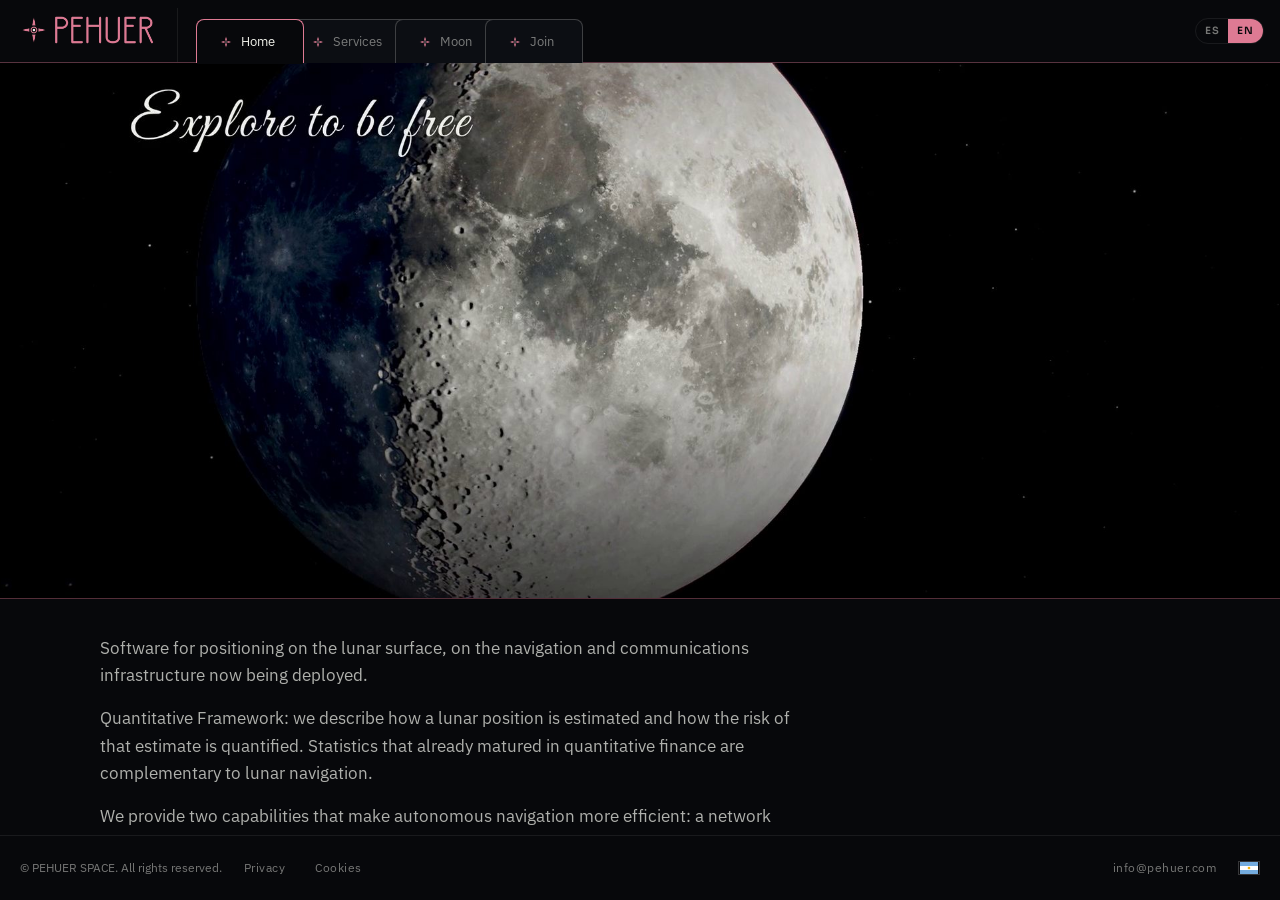
<file: index.html>
<!doctype html>
<html lang="es" data-root=".">
<head>
  <meta charset="utf-8" />
  <meta name="viewport" content="width=device-width, initial-scale=1, viewport-fit=cover" />
  <meta name="theme-color" content="#07080b" />
  <title>PEHUER — Software para posicionamiento lunar</title>
  <meta name="description" content="Somos PEHUER. Construimos software para el posicionamiento en la superficie lunar. Desde Argentina." />
  <link rel="canonical" href="https://www.pehuer.com/" />
  <link rel="alternate" hreflang="es" href="https://www.pehuer.com/" />
  <link rel="alternate" hreflang="en" href="https://www.pehuer.com/en/" />
  <link rel="alternate" hreflang="x-default" href="https://www.pehuer.com/" />
  <meta property="og:type" content="website" />
  <meta property="og:site_name" content="PEHUER" />
  <meta property="og:locale" content="es_AR" />
  <meta property="og:locale:alternate" content="en_US" />
  <meta property="og:url" content="https://www.pehuer.com/" />
  <meta property="og:title" content="PEHUER — Software para posicionamiento lunar" />
  <meta property="og:description" content="Somos PEHUER. Construimos software para el posicionamiento en la superficie lunar. Desde Argentina." />
  <meta property="og:image" content="https://www.pehuer.com/assets/og-pehuer.jpg" />
  <meta property="og:image:width" content="1200" />
  <meta property="og:image:height" content="630" />
  <meta property="og:image:type" content="image/jpeg" />
  <meta name="twitter:card" content="summary_large_image" />
  <meta name="twitter:title" content="PEHUER — Software para posicionamiento lunar" />
  <meta name="twitter:description" content="Somos PEHUER. Construimos software para el posicionamiento en la superficie lunar. Desde Argentina." />
  <meta name="twitter:image" content="https://www.pehuer.com/assets/og-pehuer.jpg" />
  <link rel="icon" href="assets/mark.png?v=5" type="image/png" />
  <link rel="apple-touch-icon" href="assets/apple-touch-icon.png" />
  <link rel="preconnect" href="https://fonts.googleapis.com" />
  <link rel="preconnect" href="https://fonts.gstatic.com" crossorigin />
  <link href="https://fonts.googleapis.com/css2?family=Great+Vibes&text=Explorar%20para%20ser%20libresExplore%20to%20be%20free&display=swap" rel="stylesheet" />
  <link href="https://fonts.googleapis.com/css2?family=IBM+Plex+Sans:wght@400;500;600&family=Sora:wght@500;600;700&display=swap" rel="stylesheet" />
  <link rel="stylesheet" href="css/site.css?v=demo27" />
  <script type="importmap">
  {
    "imports": {
      "three": "./vendor/three.module.min.js",
      "three/addons/controls/OrbitControls.js": "./vendor/OrbitControls.js"
    }
  }
  </script>
  <script type="application/ld+json">
  {
    "@context": "https://schema.org",
    "@type": "Organization",
    "name": "PEHUER",
    "legalName": "PEHUER SPACE",
    "url": "https://www.pehuer.com/",
    "logo": "https://www.pehuer.com/assets/mark.png",
    "email": "info@pehuer.com",
    "address": {
      "@type": "PostalAddress",
      "addressCountry": "AR"
    },
    "sameAs": [
      "https://www.instagram.com/pehuer.space/",
      "https://x.com/pehuerspace",
      "https://github.com/micaariascorrea/pehuer"
    ]
  }
  </script>
</head>
<body>
  <div class="app">
    <header class="chrome">
      <div class="chrome-top">
        <div class="brand">
          <img class="brand-lockup" src="assets/logo-lockup-pink.png" alt="PEHUER" />
          <img class="brand-mark" src="assets/mark.png?v=5" alt="PEHUER" />
        </div>
        <nav class="tabs" role="tablist" aria-label="Secciones" data-i18n-aria="nav.sections">
          <button class="tab is-active" data-tab="home" type="button" role="tab" id="tab-home" aria-controls="panel-home" aria-selected="true">
            <span class="tab-ear left"></span>
            <img class="tab-icon" src="assets/mark.png?v=5" alt="" />
            <span class="tab-label" data-i18n="nav.home">Inicio</span>
            <span class="tab-ear right"></span>
          </button>
          <button class="tab" data-tab="servicios" type="button" role="tab" id="tab-servicios" aria-controls="panel-servicios" aria-selected="false">
            <span class="tab-ear left"></span>
            <img class="tab-icon" src="assets/mark.png?v=5" alt="" />
            <span class="tab-label" data-i18n="nav.servicios">Servicios</span>
            <span class="tab-ear right"></span>
          </button>
          <button class="tab" data-tab="moon" type="button" role="tab" id="tab-moon" aria-controls="panel-moon" aria-selected="false">
            <span class="tab-ear left"></span>
            <img class="tab-icon" src="assets/mark.png?v=5" alt="" />
            <span class="tab-label" data-i18n="nav.moon">Luna</span>
            <span class="tab-ear right"></span>
          </button>
          <button class="tab" data-tab="sumate" type="button" role="tab" id="tab-sumate" aria-controls="panel-unite" aria-selected="false">
            <span class="tab-ear left"></span>
            <img class="tab-icon" src="assets/mark.png?v=5" alt="" />
            <span class="tab-label" data-i18n="nav.unite">Sumate</span>
            <span class="tab-ear right"></span>
          </button>
        </nav>
        <div class="lang" role="group" aria-label="Idioma" data-i18n-aria="nav.lang">
          <button type="button" class="lang-btn is-on" data-set-lang="es" aria-pressed="true">ES</button>
          <button type="button" class="lang-btn" data-set-lang="en" aria-pressed="false">EN</button>
        </div>
      </div>
      <div class="chrome-accent"></div>
    </header>

    <main class="workspace">
      <section id="panel-home" class="panel is-active" data-panel="home" role="tabpanel" aria-labelledby="tab-home" tabindex="0">
        <div class="hero hero-cine">
          <video id="hero-video" class="hero-video" autoplay muted loop playsinline webkit-playsinline preload="none" poster="assets/hero-es-poster.jpg" aria-hidden="true">
            <source src="assets/hero-es.mp4" type="video/mp4" />
          </video>
          <h1 class="visually-hidden" data-i18n="hero.h1">Software de posicionamiento lunar</h1>
        </div>
        <div class="page">
          <article class="intro">
            <p data-i18n="home.intro1">Software para el posicionamiento en la superficie lunar, sobre la infraestructura de navegación y comunicaciones en despliegue.</p>
            <p data-i18n="home.intro2">Marco Cuantitativo: describimos cómo se estima una posición lunar y cómo se cuantifica el riesgo de esa estimación. La estadística que ya maduró en las finanzas cuantitativas es complementaria a la navegación lunar.</p>
            <p data-i18n="home.intro3">Aportamos dos capacidades que permiten eficientizar la navegación autónoma: una corrección de red que aísla y descuenta el error sistemático compartido entre activos, y la traducción de esa precisión a un veredicto operativo de riesgo.</p>
          </article>

          <div class="aims">
            <h2 class="kicker aims-kicker" data-i18n="home.aims">Objetivo</h2>
            <article class="obj">
              <div class="obj-n">01</div>
              <h3 data-i18n="home.obj1.title">Estimación de posición</h3>
              <p data-i18n="home.obj1.body">Fusionamos las fuentes disponibles a lo largo del tiempo y modelamos la estructura del error, incluido el componente compartido entre activos cercanos.</p>
            </article>
            <article class="obj">
              <div class="obj-n">02</div>
              <h3 data-i18n="home.obj2.title">Veredicto de riesgo</h3>
              <p data-i18n="home.obj2.body">Traducimos esa lectura a un veredicto sobre esta posición: RIESGO ACEPTABLE o RIESGO EXCEDIDO. El umbral es configurable por cada cliente.</p>
            </article>
          </div>

          <div class="roadmap">
            <h2 data-i18n="home.roadmap.title">Roadmap</h2>
            <div class="rail">
              <article class="step">
                <div class="step-n">01</div>
                <div>
                  <h3 data-i18n="home.step1.title">SDK y APIs</h3>
                  <p data-i18n="home.step1.body">Software para integrar en diferentes tipos de misiones. Mejora precisión y tiempo, combinando señales, mapa disponible y datos de riesgo PEHUER.</p>
                </div>
              </article>
              <article class="step">
                <div class="step-n">02</div>
                <div>
                  <h3 data-i18n="home.step2.title">Simulador</h3>
                  <p data-i18n="home.step2.body">Entorno para diseñar, validar y entrenar misiones lunares previas a la ejecución.</p>
                </div>
              </article>
              <article class="step">
                <div class="step-n">03</div>
                <div>
                  <h3 data-i18n="home.step3.title">Entorno de Red</h3>
                  <p data-i18n="home.step3.body">Cada activo que usa PEHUER aporta y recibe correcciones cruzadas. La red mejora con cada misión: cuantos más activos, más precisa para todos.</p>
                </div>
              </article>
            </div>
          </div>
        </div>
      </section>

      <section id="panel-servicios" class="panel" data-panel="servicios" role="tabpanel" aria-labelledby="tab-servicios" tabindex="0">
        <div class="page sys-hero">
          <h1 data-i18n="sys.title">Servicios PEHUER</h1>
          <p class="lede" data-i18n="sys.lede">Proveemos una lectura de posicionamiento estructurada:</p>

          <div class="sys-grid">
            <article class="sys-block">
              <h3 data-i18n="sys.pos.title">Posición estimada</h3>
              <p data-i18n="sys.pos.body">Estimamos dónde está el activo, en el marco de referencia declarado, a partir de las observaciones disponibles.</p>
            </article>
            <article class="sys-block">
              <h3 data-i18n="sys.unc.title">Incertidumbre</h3>
              <p data-i18n="sys.unc.body">Brindamos el margen con el que la operación trabaja sobre esa estimación: una lectura de confianza para decidir.</p>
            </article>
            <article class="sys-block">
              <h3 data-i18n="sys.ver.title">Veredicto</h3>
              <p data-i18n="sys.ver.body">RIESGO ACEPTABLE o RIESGO EXCEDIDO, sobre esta posición. El umbral es configurable por cada cliente.</p>
            </article>
          </div>

          <div class="sys-integ">
            <h2 data-i18n="sys.integ.title">Integración</h2>
            <div class="integ-cols">
              <div>
                <h3 data-i18n="sys.integ.in">Input</h3>
                <ul class="integ-list">
                  <li data-i18n="sys.integ.in.1">Observaciones</li>
                  <li data-i18n="sys.integ.in.2">Marco de referencia de la misión</li>
                  <li data-i18n="sys.integ.in.3">Umbral de riesgo configurable</li>
                </ul>
              </div>
              <div>
                <h3 data-i18n="sys.integ.out">Output</h3>
                <ul class="integ-list">
                  <li data-i18n="sys.integ.out.1">Posición del activo</li>
                  <li data-i18n="sys.integ.out.2">Nivel de protección</li>
                  <li data-i18n="sys.integ.out.3">Veredicto de riesgo sobre la posición</li>
                </ul>
              </div>
            </div>
          </div>

          <figure class="sys-demo" id="sys-demo">
            <div class="sys-demo-stage">
              <svg viewBox="0 0 1200 780" preserveAspectRatio="xMidYMid slice" data-i18n-aria="sys.demo.alt">
                <defs>
                  <radialGradient id="sys-crater" cx="42%" cy="38%" r="62%">
                    <stop offset="0%" stop-color="#1a1d24" />
                    <stop offset="55%" stop-color="#101218" />
                    <stop offset="100%" stop-color="#07080b" />
                  </radialGradient>
                  <g id="pehuer-mark">
                    <path d="M0,-10 L2.15,-2.85 L-2.15,-2.85 Z" />
                    <path d="M10,0 L2.85,-2.15 L2.85,2.15 Z" />
                    <path d="M0,10 L2.15,2.85 L-2.15,2.85 Z" />
                    <path d="M-10,0 L-2.85,-2.15 L-2.85,2.15 Z" />
                    <circle r="2.9" />
                    <circle class="sys-mark-core" r="1.15" />
                  </g>
                </defs>
                <g class="sys-demo-grid">
                  <line x1="200" y1="0" x2="200" y2="780" />
                  <line x1="400" y1="0" x2="400" y2="780" />
                  <line x1="600" y1="0" x2="600" y2="780" />
                  <line x1="800" y1="0" x2="800" y2="780" />
                  <line x1="1000" y1="0" x2="1000" y2="780" />
                  <line x1="0" y1="200" x2="1200" y2="200" />
                  <line x1="0" y1="400" x2="1200" y2="400" />
                  <line x1="0" y1="600" x2="1200" y2="600" />
                </g>
                <g class="sys-zone">
                  <ellipse cx="640" cy="330" rx="500" ry="286" />
                </g>
                <g id="sys-links" class="sys-demo-links"></g>
                <g class="sys-demo-assets" font-size="12">
                  <g class="sys-asset" data-e="-160" data-n="110" data-x="280" data-y="180" transform="translate(280 180)">
                    <circle class="sys-asset-pulse" r="16" />
                    <use href="#pehuer-mark" />
                    <text x="14" y="-8" data-i18n="sys.demo.asset2">ACTIVO 2</text>
                  </g>
                  <g class="sys-asset" data-e="30" data-n="130" data-x="660" data-y="140" transform="translate(660 140)">
                    <circle class="sys-asset-pulse" r="16" style="animation-delay:.3s" />
                    <use href="#pehuer-mark" />
                    <text x="14" y="-8" data-i18n="sys.demo.asset3">ACTIVO 3</text>
                  </g>
                  <g class="sys-asset" data-e="190" data-n="85" data-x="980" data-y="230" transform="translate(980 230)">
                    <circle class="sys-asset-pulse" r="16" style="animation-delay:.6s" />
                    <use href="#pehuer-mark" />
                    <text x="14" y="-8" data-i18n="sys.demo.asset4">ACTIVO 4</text>
                  </g>
                  <g class="sys-asset" data-e="230" data-n="-30" data-x="1060" data-y="460" transform="translate(1060 460)">
                    <circle class="sys-asset-pulse" r="16" style="animation-delay:.9s" />
                    <use href="#pehuer-mark" />
                    <text x="14" y="-8" data-i18n="sys.demo.asset5">ACTIVO 5</text>
                  </g>
                </g>
                <g id="sys-track">
                  <path id="sys-path" class="sys-path" />
                  <circle id="sys-aforo" class="is-ok" cx="650" cy="370" r="48" />
                  <circle id="sys-est" cx="650" cy="370" r="3.2" />
                  <g id="sys-a1" transform="translate(650 370)">
                    <circle class="sys-asset-pulse sys-a1-pulse" r="26" />
                    <circle class="sys-a1-disk" r="16" />
                    <path id="sys-rover" d="M0,-13 L8.4,11 -8.4,11 Z" />
                  </g>
                  <text id="sys-lbl-asset" x="586" y="354" data-i18n="sys.demo.asset1">ACTIVO 1</text>
                </g>
              </svg>
              <div class="sys-demo-hud sys-demo-hud-tl">
                <span data-i18n="sys.demo.place">Polo sur · Shackleton</span>
                <span id="sys-demo-utc">—</span>
              </div>
              <div class="sys-demo-hud sys-demo-hud-tr">
                <span data-i18n="sys.demo.sim">Simulación</span>
              </div>
            </div>
            <div class="sys-demo-out">
              <div class="sys-demo-out-grid">
                <div>
                  <span data-i18n="sys.integ.out.1">Posición del activo</span>
                  <strong id="sys-out-pos">—</strong>
                  <em id="sys-out-local">—</em>
                </div>
                <div>
                  <span data-i18n="sys.demo.pehuer">Nivel de protección PEHUER</span>
                  <strong id="sys-out-pehuer" class="is-ok">—</strong>
                </div>
                <div>
                  <span data-i18n="sys.integ.out.3">Veredicto de riesgo sobre la posición</span>
                  <strong id="sys-out-verdict" class="is-ok">—</strong>
                </div>
                <div>
                  <span data-i18n="sys.demo.threshold">umbral del cliente</span>
                  <strong id="sys-out-threshold">—</strong>
                </div>
                <div>
                  <span data-i18n="sys.demo.headroom">margen del umbral</span>
                  <strong id="sys-out-headroom">—</strong>
                </div>
              </div>
            </div>
          </figure>
        </div>
      </section>

      <section id="panel-moon" class="panel panel-moon" data-panel="moon" role="tabpanel" aria-labelledby="tab-moon" tabindex="0">
        <aside class="moon-side">
          <h1 data-i18n="moon.title">Referencias y sus fuentes</h1>
          <div class="search-wrap">
            <input id="ref-search" type="search" placeholder="Buscar cráter, órbita o misión" data-i18n-placeholder="moon.search" autocomplete="off" />
          </div>
          <div class="ref-meta" id="ref-count"></div>
          <div class="ref-list" id="ref-list"></div>
        </aside>
        <div class="moon-stage">
          <div class="moon-loader" id="moon-loader">
            <img src="assets/mark.png?v=5" alt="" loading="lazy" decoding="async" />
            <p id="moon-loader-text" data-i18n="moon.loading">Cargando globo lunar…</p>
          </div>
          <div class="moon-status" id="moon-status"></div>
          <div class="moon-tip" id="moon-tip" hidden>
            <p class="moon-tip-kicker" hidden></p>
            <p class="moon-tip-name"></p>
            <p class="moon-tip-tipo"></p>
            <p class="moon-tip-coord"></p>
            <p class="moon-tip-agencia" hidden></p>
            <p class="moon-tip-misiones" hidden></p>
            <p class="moon-tip-origen"></p>
            <p class="moon-tip-fuente" hidden></p>
            <p class="moon-tip-detalle" hidden></p>
          </div>
          <canvas id="moon-canvas" aria-label="Globo 3D de la Luna" data-i18n-aria="moon.canvas"></canvas>
        </div>
      </section>

      <section id="panel-unite" class="panel" data-panel="sumate" role="tabpanel" aria-labelledby="tab-sumate" tabindex="0">
        <div class="page unite-page">
          <p class="kicker" data-i18n="unite.kicker">Comunidad</p>
          <h1 data-i18n="unite.title">Sumate a PEHUER</h1>
          <p class="lede" data-i18n="unite.lede">Construimos PEHUER juntos. Elegí cómo querés sumarte.</p>
          <div class="unite-grid">
            <article class="unite-card">
              <p class="unite-n">01</p>
              <h3 data-i18n="unite.community.title">Comunidad</h3>
              <p class="unite-body" data-i18n="unite.community.body">Sumate a la comunidad para crear PEHUER juntos: talento, ideas y trabajo compartido.</p>
              <button class="unite-cta" type="button" data-form="unite.community.cta" data-i18n="unite.community.cta">Quiero unirme</button>
            </article>
            <article class="unite-card">
              <p class="unite-n">02</p>
              <h3 data-i18n="unite.investor.title">Inversor</h3>
              <p class="unite-body" data-i18n="unite.investor.body">Si querés invertir en correr los límites del desarrollo de la humanidad y sus conocimientos, escribinos.</p>
              <button class="unite-cta" type="button" data-form="unite.investor.cta" data-i18n="unite.investor.cta">Quiero invertir</button>
            </article>
            <article class="unite-card">
              <p class="unite-n">03</p>
              <h3 data-i18n="unite.partner.title">Socio estratégico</h3>
              <p class="unite-body" data-i18n="unite.partner.body">Buscamos socios estratégicos para integrar, desplegar y escalar el servicio.</p>
              <button class="unite-cta" type="button" data-form="unite.partner.cta" data-i18n="unite.partner.cta">Quiero ser socio</button>
            </article>
          </div>
          <div class="contact-wrap" id="unite-contact">
            <div class="contact-card">
              <p class="name-pehuer"><img src="assets/logo-lockup-pink.png" alt="PEHUER" loading="lazy" decoding="async" /></p>
              <p class="tag spirit" data-i18n="hero.spirit">Explorar para ser libres</p>
              <div class="contact-socials">
                <a class="ig-logo" href="https://www.instagram.com/pehuer.space/" target="_blank" rel="noopener noreferrer" aria-label="Instagram @pehuer.space">
                  <svg viewBox="0 0 24 24" aria-hidden="true"><path d="M7 2h10a5 5 0 0 1 5 5v10a5 5 0 0 1-5 5H7a5 5 0 0 1-5-5V7a5 5 0 0 1 5-5zm0 2a3 3 0 0 0-3 3v10a3 3 0 0 0 3 3h10a3 3 0 0 0 3-3V7a3 3 0 0 0-3-3H7zm11.25 1.75a1.25 1.25 0 1 1 0 2.5 1.25 1.25 0 0 1 0-2.5zM12 7a5 5 0 1 1 0 10 5 5 0 0 1 0-10zm0 2a3 3 0 1 0 0 6 3 3 0 0 0 0-6z"/></svg>
                </a>
                <a class="ig-logo" href="https://x.com/pehuerspace" target="_blank" rel="noopener noreferrer" aria-label="X @pehuerspace">
                  <svg viewBox="0 0 24 24" aria-hidden="true"><path d="M18.244 2.25h3.308l-7.227 8.26 8.502 11.24H16.17l-4.714-6.231-5.401 6.231H2.744l7.727-8.852L1.254 2.25H8.08l4.253 5.622L18.244 2.25zm-1.161 17.52h1.833L7.084 4.126H5.117L17.083 19.77z"/></svg>
                </a>
              </div>
              <a class="mail-link" href="mailto:info@pehuer.com">info@pehuer.com</a>
              <p class="contact-foot" data-i18n="contact.from">Desde Argentina</p>
            </div>
          </div>
        </div>
      </section>
    </main>
    <footer class="site-footer">
      <div class="footer-left">
        <p class="copy" data-i18n="footer.copy">© PEHUER SPACE. Todos los derechos reservados.</p>
        <nav class="footer-legal" aria-label="Legal">
          <a href="privacidad/" data-i18n="footer.privacy">Privacidad</a>
          <a href="cookies/" data-i18n="footer.cookies">Cookies</a>
        </nav>
      </div>
      <div class="footer-right">
        <a class="mail-link footer-mail" href="mailto:info@pehuer.com">info@pehuer.com</a>
        <span class="ar-flag" role="img" title="Argentina" aria-label="Argentina">
          <svg viewBox="0 0 18 12" width="18" height="12" aria-hidden="true">
            <rect width="18" height="12" fill="#74acdf"/>
            <rect y="4" width="18" height="4" fill="#fff"/>
            <circle cx="9" cy="6" r="1.35" fill="#f6b40e"/>
          </svg>
        </span>
      </div>
    </footer>
  </div>
  <div class="form-overlay" id="join-overlay" hidden>
    <div class="form-modal" role="dialog" aria-modal="true" aria-labelledby="join-title">
      <button class="form-close" type="button" data-i18n-aria="form.close" aria-label="Cerrar">×</button>
      <h2 id="join-title" data-i18n="form.title">Escribinos</h2>
      <form id="join-form" novalidate>
        <input type="text" name="_gotcha" class="form-honey" tabindex="-1" autocomplete="off" aria-hidden="true" />
        <label>
          <span data-i18n="form.email">Correo</span>
          <input id="join-email" name="email" type="email" required autocomplete="email" />
        </label>
        <label>
          <span data-i18n="form.subject">Asunto</span>
          <input id="join-subject" name="_subject" type="text" readonly />
        </label>
        <label>
          <span data-i18n="form.message">Mensaje</span>
          <textarea id="join-message" name="message" rows="6" required></textarea>
        </label>
        <p class="form-status" id="join-status" hidden></p>
        <button class="form-submit" type="submit" data-i18n="form.send">Enviar</button>
      </form>
    </div>
  </div>
  <script type="module" src="js/site.js?v=perf42"></script>
</body>
</html>
</file>
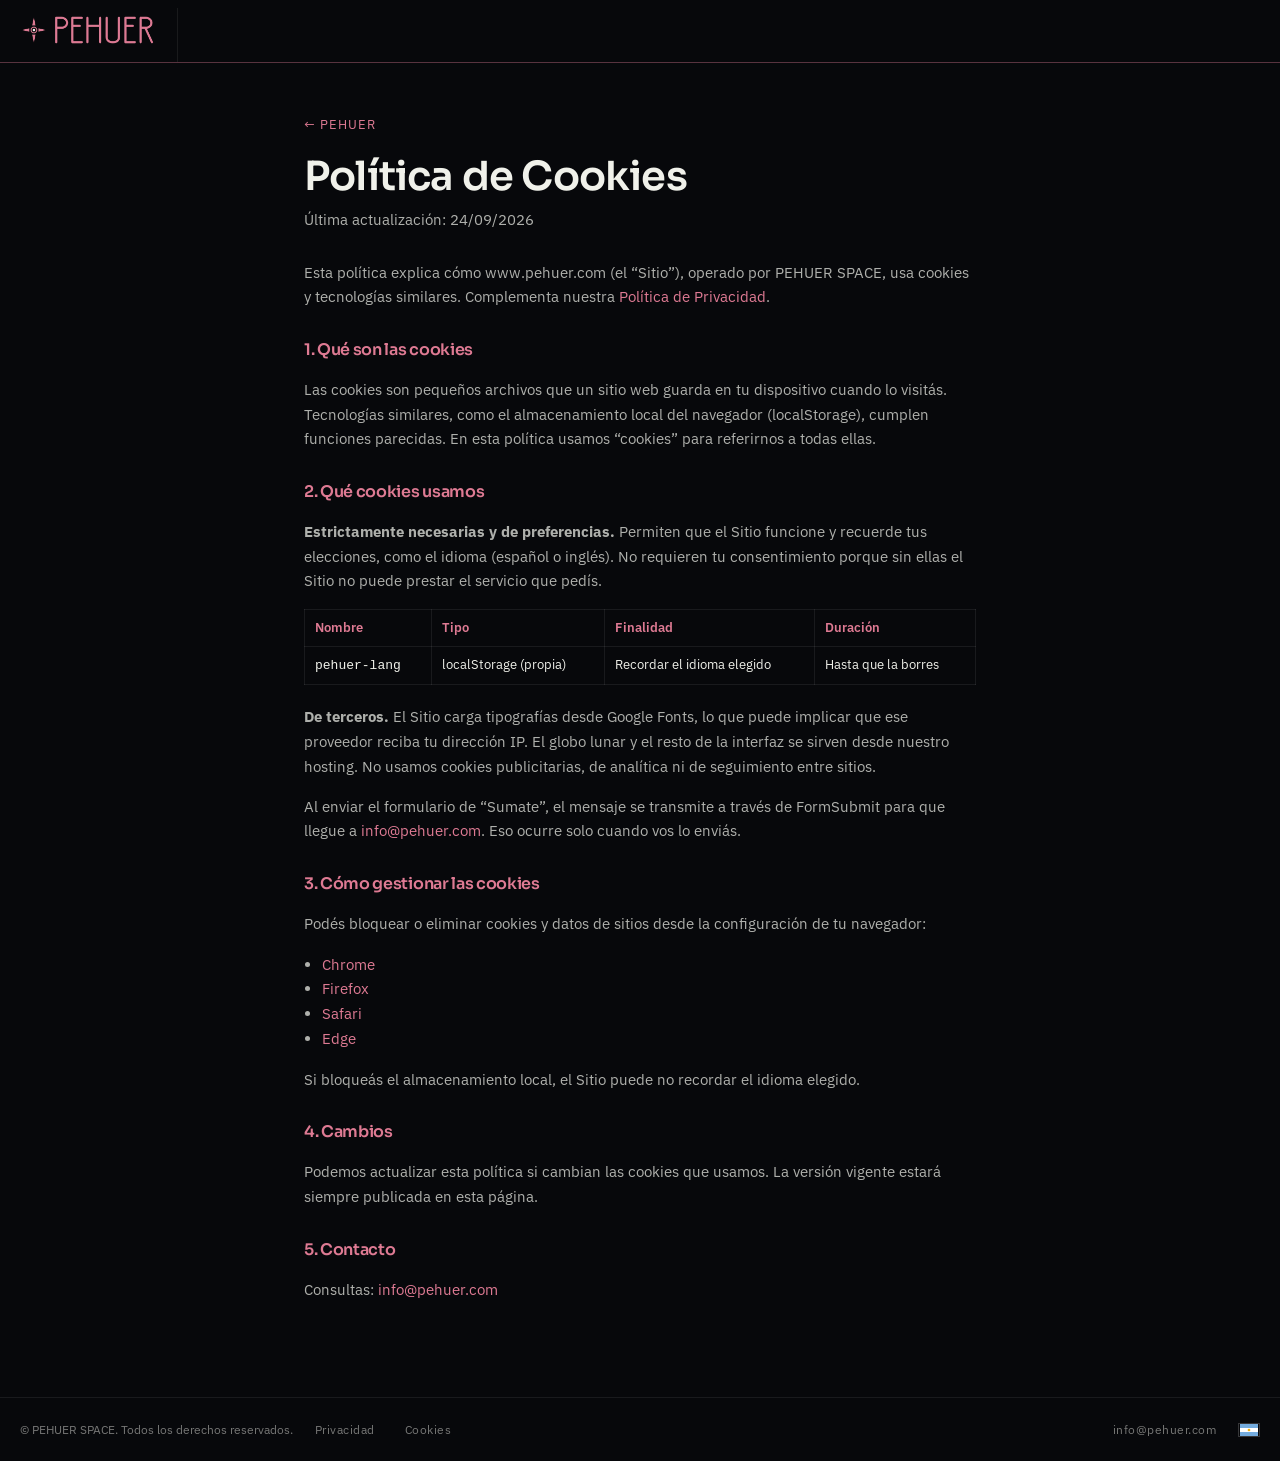
<file: cookies/index.html>
<!doctype html>
<html lang="es">
<head>
  <meta charset="utf-8" />
  <meta name="viewport" content="width=device-width, initial-scale=1, viewport-fit=cover" />
  <meta name="theme-color" content="#07080b" />
  <title>Política de Cookies — PEHUER</title>
  <meta name="description" content="Política de cookies de PEHUER SPACE." />
  <meta property="og:type" content="website" />
  <meta property="og:title" content="Política de Cookies — PEHUER" />
  <meta property="og:url" content="https://www.pehuer.com/cookies/" />
  <meta property="og:image" content="https://www.pehuer.com/assets/og-pehuer.jpg" />
  <link rel="canonical" href="https://www.pehuer.com/cookies/" />
  <link rel="alternate" hreflang="es" href="https://www.pehuer.com/cookies/" />
  <link rel="alternate" hreflang="en" href="https://www.pehuer.com/en/cookies/" />
  <link rel="icon" href="../assets/mark.png?v=5" type="image/png" />
  <link rel="apple-touch-icon" href="../assets/apple-touch-icon.png" />
  <link rel="preconnect" href="https://fonts.googleapis.com" />
  <link rel="preconnect" href="https://fonts.gstatic.com" crossorigin />
  <link href="https://fonts.googleapis.com/css2?family=IBM+Plex+Sans:wght@400;500;600&family=Sora:wght@500;600;700&display=swap" rel="stylesheet" />
  <link rel="stylesheet" href="../css/site.css?v=demo27" />
</head>
<body>
  <div class="legal-shell">
    <header class="chrome">
      <div class="chrome-top">
        <a class="brand" href="../">
          <img class="brand-lockup" src="../assets/logo-lockup-pink.png" alt="PEHUER" />
          <img class="brand-mark" src="../assets/mark.png?v=5" alt="PEHUER" />
        </a>
      </div>
      <div class="chrome-accent"></div>
    </header>
    <main class="legal-prose">
      <a class="legal-back" href="../">← PEHUER</a>
      <h1>Política de Cookies</h1>
      <p class="legal-updated">Última actualización: 24/09/2026</p>
      <p>Esta política explica cómo www.pehuer.com (el “Sitio”), operado por PEHUER SPACE, usa cookies y tecnologías similares. Complementa nuestra <a href="../privacidad/">Política de Privacidad</a>.</p>

      <h2>1. Qué son las cookies</h2>
      <p>Las cookies son pequeños archivos que un sitio web guarda en tu dispositivo cuando lo visitás. Tecnologías similares, como el almacenamiento local del navegador (localStorage), cumplen funciones parecidas. En esta política usamos “cookies” para referirnos a todas ellas.</p>

      <h2>2. Qué cookies usamos</h2>
      <p><strong>Estrictamente necesarias y de preferencias.</strong> Permiten que el Sitio funcione y recuerde tus elecciones, como el idioma (español o inglés). No requieren tu consentimiento porque sin ellas el Sitio no puede prestar el servicio que pedís.</p>
      <table>
        <thead>
          <tr>
            <th>Nombre</th>
            <th>Tipo</th>
            <th>Finalidad</th>
            <th>Duración</th>
          </tr>
        </thead>
        <tbody>
          <tr>
            <td><code>pehuer-lang</code></td>
            <td>localStorage (propia)</td>
            <td>Recordar el idioma elegido</td>
            <td>Hasta que la borres</td>
          </tr>
        </tbody>
      </table>
      <p><strong>De terceros.</strong> El Sitio carga tipografías desde Google Fonts, lo que puede implicar que ese proveedor reciba tu dirección IP. El globo lunar y el resto de la interfaz se sirven desde nuestro hosting. No usamos cookies publicitarias, de analítica ni de seguimiento entre sitios.</p>
      <p>Al enviar el formulario de “Sumate”, el mensaje se transmite a través de FormSubmit para que llegue a <a href="mailto:info@pehuer.com">info@pehuer.com</a>. Eso ocurre solo cuando vos lo enviás.</p>

      <h2>3. Cómo gestionar las cookies</h2>
      <p>Podés bloquear o eliminar cookies y datos de sitios desde la configuración de tu navegador:</p>
      <ul>
        <li><a href="https://support.google.com/chrome/answer/95647" target="_blank" rel="noopener noreferrer">Chrome</a></li>
        <li><a href="https://support.mozilla.org/es/kb/Borrar%20cookies" target="_blank" rel="noopener noreferrer">Firefox</a></li>
        <li><a href="https://support.apple.com/es-es/guide/safari/sfri11471/mac" target="_blank" rel="noopener noreferrer">Safari</a></li>
        <li><a href="https://support.microsoft.com/es-es/microsoft-edge" target="_blank" rel="noopener noreferrer">Edge</a></li>
      </ul>
      <p>Si bloqueás el almacenamiento local, el Sitio puede no recordar el idioma elegido.</p>

      <h2>4. Cambios</h2>
      <p>Podemos actualizar esta política si cambian las cookies que usamos. La versión vigente estará siempre publicada en esta página.</p>

      <h2>5. Contacto</h2>
      <p>Consultas: <a href="mailto:info@pehuer.com">info@pehuer.com</a></p>
    </main>
    <footer class="site-footer">
      <div class="footer-left">
        <p class="copy">© PEHUER SPACE. Todos los derechos reservados.</p>
        <nav class="footer-legal">
          <a href="../privacidad/">Privacidad</a>
          <a href="../cookies/">Cookies</a>
        </nav>
      </div>
      <div class="footer-right">
        <a class="mail-link footer-mail" href="mailto:info@pehuer.com">info@pehuer.com</a>
        <span class="ar-flag" title="Argentina" aria-label="Argentina">
          <svg viewBox="0 0 18 12" width="18" height="12" aria-hidden="true">
            <rect width="18" height="12" fill="#74acdf"/>
            <rect y="4" width="18" height="4" fill="#fff"/>
            <circle cx="9" cy="6" r="1.35" fill="#f6b40e"/>
          </svg>
        </span>
      </div>
    </footer>
  </div>
</body>
</html>
</file>
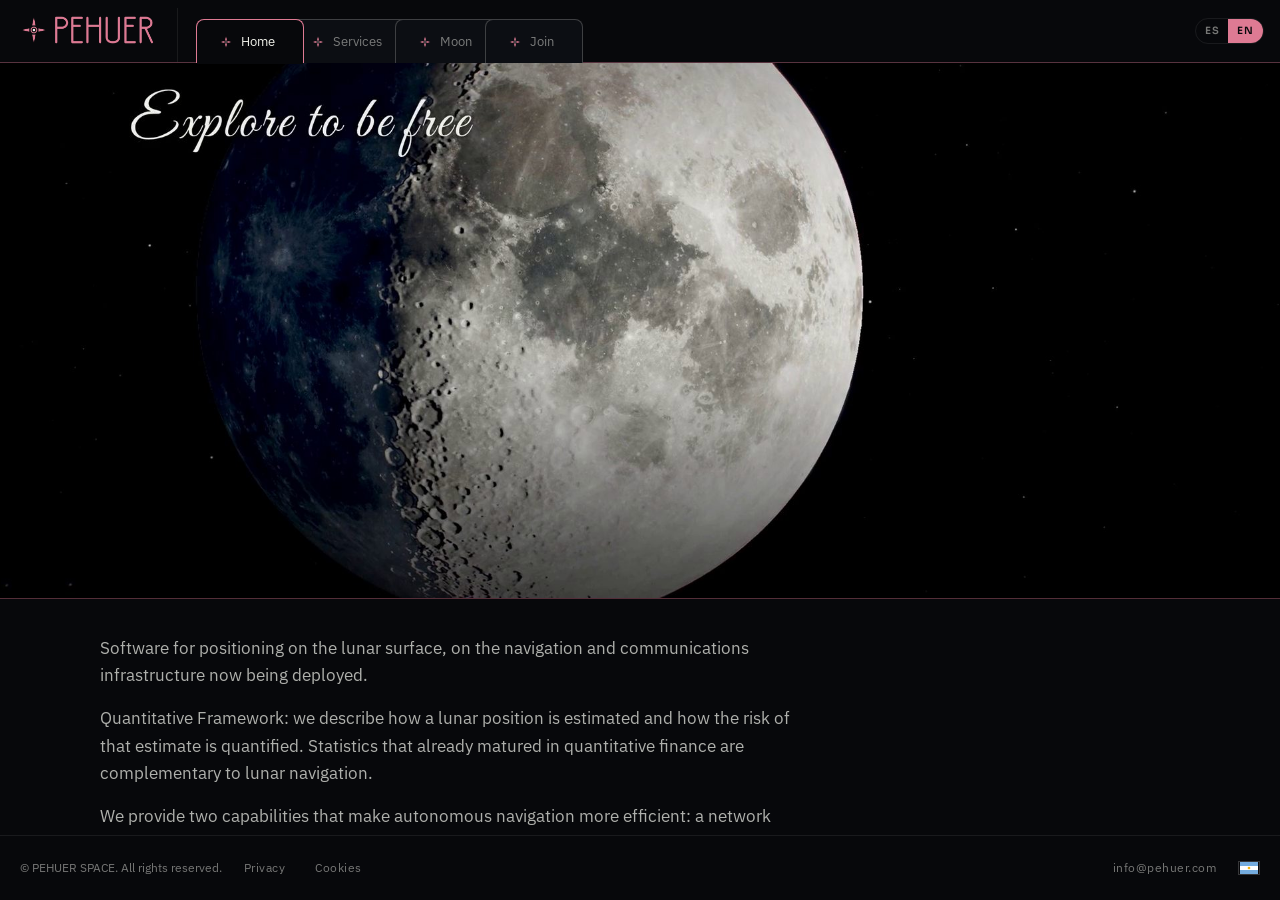
<file: en/index.html>
<!doctype html>
<html lang="en" data-root="..">
<head>
  <meta charset="utf-8" />
  <meta name="viewport" content="width=device-width, initial-scale=1, viewport-fit=cover" />
  <meta name="theme-color" content="#07080b" />
  <title>PEHUER — Software for lunar positioning</title>
  <meta name="description" content="We are PEHUER. We build software for positioning on the lunar surface. From Argentina." />
  <link rel="canonical" href="https://www.pehuer.com/en/" />
  <link rel="alternate" hreflang="es" href="https://www.pehuer.com/" />
  <link rel="alternate" hreflang="en" href="https://www.pehuer.com/en/" />
  <link rel="alternate" hreflang="x-default" href="https://www.pehuer.com/" />
  <meta property="og:type" content="website" />
  <meta property="og:site_name" content="PEHUER" />
  <meta property="og:locale" content="en_US" />
  <meta property="og:locale:alternate" content="es_AR" />
  <meta property="og:url" content="https://www.pehuer.com/en/" />
  <meta property="og:title" content="PEHUER — Software for lunar positioning" />
  <meta property="og:description" content="We are PEHUER. We build software for positioning on the lunar surface. From Argentina." />
  <meta property="og:image" content="https://www.pehuer.com/assets/og-pehuer.jpg" />
  <meta property="og:image:width" content="1200" />
  <meta property="og:image:height" content="630" />
  <meta property="og:image:type" content="image/jpeg" />
  <meta name="twitter:card" content="summary_large_image" />
  <meta name="twitter:title" content="PEHUER — Software for lunar positioning" />
  <meta name="twitter:description" content="We are PEHUER. We build software for positioning on the lunar surface. From Argentina." />
  <meta name="twitter:image" content="https://www.pehuer.com/assets/og-pehuer.jpg" />
  <link rel="icon" href="../assets/mark.png?v=5" type="image/png" />
  <link rel="apple-touch-icon" href="../assets/apple-touch-icon.png" />
  <link rel="preconnect" href="https://fonts.googleapis.com" />
  <link rel="preconnect" href="https://fonts.gstatic.com" crossorigin />
  <link href="https://fonts.googleapis.com/css2?family=Great+Vibes&text=Explorar%20para%20ser%20libresExplore%20to%20be%20free&display=swap" rel="stylesheet" />
  <link href="https://fonts.googleapis.com/css2?family=IBM+Plex+Sans:wght@400;500;600&family=Sora:wght@500;600;700&display=swap" rel="stylesheet" />
  <link rel="stylesheet" href="../css/site.css?v=demo27" />
  <script type="importmap">
  {
    "imports": {
      "three": "../vendor/three.module.min.js",
      "three/addons/controls/OrbitControls.js": "../vendor/OrbitControls.js"
    }
  }
  </script>
  <script type="application/ld+json">
  {
    "@context": "https://schema.org",
    "@type": "Organization",
    "name": "PEHUER",
    "legalName": "PEHUER SPACE",
    "url": "https://www.pehuer.com/",
    "logo": "https://www.pehuer.com/assets/mark.png",
    "email": "info@pehuer.com",
    "address": {
      "@type": "PostalAddress",
      "addressCountry": "AR"
    },
    "sameAs": [
      "https://www.instagram.com/pehuer.space/",
      "https://x.com/pehuerspace",
      "https://github.com/micaariascorrea/pehuer"
    ]
  }
  </script>
</head>
<body>
  <div class="app">
    <header class="chrome">
      <div class="chrome-top">
        <div class="brand">
          <img class="brand-lockup" src="../assets/logo-lockup-pink.png" alt="PEHUER" />
          <img class="brand-mark" src="../assets/mark.png?v=5" alt="PEHUER" />
        </div>
        <nav class="tabs" role="tablist" aria-label="Secciones" data-i18n-aria="nav.sections">
          <button class="tab is-active" data-tab="home" type="button" role="tab" id="tab-home" aria-controls="panel-home" aria-selected="true">
            <span class="tab-ear left"></span>
            <img class="tab-icon" src="../assets/mark.png?v=5" alt="" />
            <span class="tab-label" data-i18n="nav.home">Home</span>
            <span class="tab-ear right"></span>
          </button>
          <button class="tab" data-tab="servicios" type="button" role="tab" id="tab-servicios" aria-controls="panel-servicios" aria-selected="false">
            <span class="tab-ear left"></span>
            <img class="tab-icon" src="../assets/mark.png?v=5" alt="" />
            <span class="tab-label" data-i18n="nav.servicios">Services</span>
            <span class="tab-ear right"></span>
          </button>
          <button class="tab" data-tab="moon" type="button" role="tab" id="tab-moon" aria-controls="panel-moon" aria-selected="false">
            <span class="tab-ear left"></span>
            <img class="tab-icon" src="../assets/mark.png?v=5" alt="" />
            <span class="tab-label" data-i18n="nav.moon">Moon</span>
            <span class="tab-ear right"></span>
          </button>
          <button class="tab" data-tab="sumate" type="button" role="tab" id="tab-sumate" aria-controls="panel-unite" aria-selected="false">
            <span class="tab-ear left"></span>
            <img class="tab-icon" src="../assets/mark.png?v=5" alt="" />
            <span class="tab-label" data-i18n="nav.unite">Join</span>
            <span class="tab-ear right"></span>
          </button>
        </nav>
        <div class="lang" role="group" aria-label="Idioma" data-i18n-aria="nav.lang">
          <button type="button" class="lang-btn is-on" data-set-lang="es" aria-pressed="true">ES</button>
          <button type="button" class="lang-btn" data-set-lang="en" aria-pressed="false">EN</button>
        </div>
      </div>
      <div class="chrome-accent"></div>
    </header>

    <main class="workspace">
      <section id="panel-home" class="panel is-active" data-panel="home" role="tabpanel" aria-labelledby="tab-home" tabindex="0">
        <div class="hero hero-cine">
          <video id="hero-video" class="hero-video" autoplay muted loop playsinline webkit-playsinline preload="none" poster="../assets/hero-en-poster.jpg" aria-hidden="true">
            <source src="../assets/hero-en.mp4" type="video/mp4" />
          </video>
          <h1 class="visually-hidden" data-i18n="hero.h1">Lunar positioning software</h1>
        </div>
        <div class="page">
          <article class="intro">
            <p data-i18n="home.intro1">Software for positioning on the lunar surface, on the navigation and communications infrastructure now being deployed.</p>
            <p data-i18n="home.intro2">Quantitative Framework: we describe how a lunar position is estimated and how the risk of that estimate is quantified. Statistics that already matured in quantitative finance are complementary to lunar navigation.</p>
            <p data-i18n="home.intro3">We provide two capabilities that make autonomous navigation more efficient: a network correction that isolates and subtracts the systematic error shared among assets, and the translation of that precision into an operational risk verdict.</p>
          </article>

          <div class="aims">
            <h2 class="kicker aims-kicker" data-i18n="home.aims">Purpose</h2>
            <article class="obj">
              <div class="obj-n">01</div>
              <h3 data-i18n="home.obj1.title">Position estimate</h3>
              <p data-i18n="home.obj1.body">We fuse the available sources over time and model the structure of the error, including the component shared among nearby assets.</p>
            </article>
            <article class="obj">
              <div class="obj-n">02</div>
              <h3 data-i18n="home.obj2.title">Risk verdict</h3>
              <p data-i18n="home.obj2.body">We translate that reading into a verdict on this position: RISK ACCEPTABLE or RISK EXCEEDED. The threshold is configurable for each client.</p>
            </article>
          </div>

          <div class="roadmap">
            <h2 data-i18n="home.roadmap.title">Roadmap</h2>
            <div class="rail">
              <article class="step">
                <div class="step-n">01</div>
                <div>
                  <h3 data-i18n="home.step1.title">SDK and APIs</h3>
                  <p data-i18n="home.step1.body">Software to integrate into different types of missions. It improves precision and time, combining signals, the available map and PEHUER risk data.</p>
                </div>
              </article>
              <article class="step">
                <div class="step-n">02</div>
                <div>
                  <h3 data-i18n="home.step2.title">Simulator</h3>
                  <p data-i18n="home.step2.body">Environment to design, validate and train lunar missions before execution.</p>
                </div>
              </article>
              <article class="step">
                <div class="step-n">03</div>
                <div>
                  <h3 data-i18n="home.step3.title">Network environment</h3>
                  <p data-i18n="home.step3.body">Each asset that uses PEHUER contributes and receives cross-corrections. The network improves with each mission: the more assets, the more precise for everyone.</p>
                </div>
              </article>
            </div>
          </div>
        </div>
      </section>

      <section id="panel-servicios" class="panel" data-panel="servicios" role="tabpanel" aria-labelledby="tab-servicios" tabindex="0">
        <div class="page sys-hero">
          <h1 data-i18n="sys.title">PEHUER Services</h1>
          <p class="lede" data-i18n="sys.lede">We provide a structured positioning reading:</p>

          <div class="sys-grid">
            <article class="sys-block">
              <h3 data-i18n="sys.pos.title">Estimated position</h3>
              <p data-i18n="sys.pos.body">We estimate where the asset is, in the declared reference frame, from the observations available.</p>
            </article>
            <article class="sys-block">
              <h3 data-i18n="sys.unc.title">Uncertainty</h3>
              <p data-i18n="sys.unc.body">We provide the margin the operation works with on that estimate: a confidence reading for the decision.</p>
            </article>
            <article class="sys-block">
              <h3 data-i18n="sys.ver.title">Verdict</h3>
              <p data-i18n="sys.ver.body">RISK ACCEPTABLE or RISK EXCEEDED, on this position. The threshold is configurable for each client.</p>
            </article>
          </div>

          <div class="sys-integ">
            <h2 data-i18n="sys.integ.title">Integration</h2>
            <div class="integ-cols">
              <div>
                <h3 data-i18n="sys.integ.in">Input</h3>
                <ul class="integ-list">
                  <li data-i18n="sys.integ.in.1">Observations</li>
                  <li data-i18n="sys.integ.in.2">Mission reference frame</li>
                  <li data-i18n="sys.integ.in.3">Configurable risk threshold</li>
                </ul>
              </div>
              <div>
                <h3 data-i18n="sys.integ.out">Output</h3>
                <ul class="integ-list">
                  <li data-i18n="sys.integ.out.1">Asset position</li>
                  <li data-i18n="sys.integ.out.2">Protection level</li>
                  <li data-i18n="sys.integ.out.3">Risk verdict on the position</li>
                </ul>
              </div>
            </div>
          </div>

          <figure class="sys-demo" id="sys-demo">
            <div class="sys-demo-stage">
              <svg viewBox="0 0 1200 780" preserveAspectRatio="xMidYMid slice" data-i18n-aria="sys.demo.alt">
                <defs>
                  <radialGradient id="sys-crater" cx="42%" cy="38%" r="62%">
                    <stop offset="0%" stop-color="#1a1d24" />
                    <stop offset="55%" stop-color="#101218" />
                    <stop offset="100%" stop-color="#07080b" />
                  </radialGradient>
                  <g id="pehuer-mark">
                    <path d="M0,-10 L2.15,-2.85 L-2.15,-2.85 Z" />
                    <path d="M10,0 L2.85,-2.15 L2.85,2.15 Z" />
                    <path d="M0,10 L2.15,2.85 L-2.15,2.85 Z" />
                    <path d="M-10,0 L-2.85,-2.15 L-2.85,2.15 Z" />
                    <circle r="2.9" />
                    <circle class="sys-mark-core" r="1.15" />
                  </g>
                </defs>
                <g class="sys-demo-grid">
                  <line x1="200" y1="0" x2="200" y2="780" />
                  <line x1="400" y1="0" x2="400" y2="780" />
                  <line x1="600" y1="0" x2="600" y2="780" />
                  <line x1="800" y1="0" x2="800" y2="780" />
                  <line x1="1000" y1="0" x2="1000" y2="780" />
                  <line x1="0" y1="200" x2="1200" y2="200" />
                  <line x1="0" y1="400" x2="1200" y2="400" />
                  <line x1="0" y1="600" x2="1200" y2="600" />
                </g>
                <g class="sys-zone">
                  <ellipse cx="640" cy="330" rx="500" ry="286" />
                </g>
                <g id="sys-links" class="sys-demo-links"></g>
                <g class="sys-demo-assets" font-size="12">
                  <g class="sys-asset" data-e="-160" data-n="110" data-x="280" data-y="180" transform="translate(280 180)">
                    <circle class="sys-asset-pulse" r="16" />
                    <use href="#pehuer-mark" />
                    <text x="14" y="-8" data-i18n="sys.demo.asset2">ASSET 2</text>
                  </g>
                  <g class="sys-asset" data-e="30" data-n="130" data-x="660" data-y="140" transform="translate(660 140)">
                    <circle class="sys-asset-pulse" r="16" style="animation-delay:.3s" />
                    <use href="#pehuer-mark" />
                    <text x="14" y="-8" data-i18n="sys.demo.asset3">ASSET 3</text>
                  </g>
                  <g class="sys-asset" data-e="190" data-n="85" data-x="980" data-y="230" transform="translate(980 230)">
                    <circle class="sys-asset-pulse" r="16" style="animation-delay:.6s" />
                    <use href="#pehuer-mark" />
                    <text x="14" y="-8" data-i18n="sys.demo.asset4">ASSET 4</text>
                  </g>
                  <g class="sys-asset" data-e="230" data-n="-30" data-x="1060" data-y="460" transform="translate(1060 460)">
                    <circle class="sys-asset-pulse" r="16" style="animation-delay:.9s" />
                    <use href="#pehuer-mark" />
                    <text x="14" y="-8" data-i18n="sys.demo.asset5">ASSET 5</text>
                  </g>
                </g>
                <g id="sys-track">
                  <path id="sys-path" class="sys-path" />
                  <circle id="sys-aforo" class="is-ok" cx="650" cy="370" r="48" />
                  <circle id="sys-est" cx="650" cy="370" r="3.2" />
                  <g id="sys-a1" transform="translate(650 370)">
                    <circle class="sys-asset-pulse sys-a1-pulse" r="26" />
                    <circle class="sys-a1-disk" r="16" />
                    <path id="sys-rover" d="M0,-13 L8.4,11 -8.4,11 Z" />
                  </g>
                  <text id="sys-lbl-asset" x="586" y="354" data-i18n="sys.demo.asset1">ASSET 1</text>
                </g>
              </svg>
              <div class="sys-demo-hud sys-demo-hud-tl">
                <span data-i18n="sys.demo.place">South pole · Shackleton</span>
                <span id="sys-demo-utc">—</span>
              </div>
              <div class="sys-demo-hud sys-demo-hud-tr">
                <span data-i18n="sys.demo.sim">Simulation</span>
              </div>
            </div>
            <div class="sys-demo-out">
              <div class="sys-demo-out-grid">
                <div>
                  <span data-i18n="sys.integ.out.1">Asset position</span>
                  <strong id="sys-out-pos">—</strong>
                  <em id="sys-out-local">—</em>
                </div>
                <div>
                  <span data-i18n="sys.demo.pehuer">PEHUER protection level</span>
                  <strong id="sys-out-pehuer" class="is-ok">—</strong>
                </div>
                <div>
                  <span data-i18n="sys.integ.out.3">Risk verdict on the position</span>
                  <strong id="sys-out-verdict" class="is-ok">—</strong>
                </div>
                <div>
                  <span data-i18n="sys.demo.threshold">client threshold</span>
                  <strong id="sys-out-threshold">—</strong>
                </div>
                <div>
                  <span data-i18n="sys.demo.headroom">threshold margin</span>
                  <strong id="sys-out-headroom">—</strong>
                </div>
              </div>
            </div>
          </figure>
        </div>
      </section>

      <section id="panel-moon" class="panel panel-moon" data-panel="moon" role="tabpanel" aria-labelledby="tab-moon" tabindex="0">
        <aside class="moon-side">
          <h1 data-i18n="moon.title">References and their sources</h1>
          <div class="search-wrap">
            <input id="ref-search" type="search" placeholder="Buscar cráter, órbita o misión" data-i18n-placeholder="moon.search" autocomplete="off" />
          </div>
          <div class="ref-meta" id="ref-count"></div>
          <div class="ref-list" id="ref-list"></div>
        </aside>
        <div class="moon-stage">
          <div class="moon-loader" id="moon-loader">
            <img src="../assets/mark.png?v=5" alt="" loading="lazy" decoding="async" />
            <p id="moon-loader-text" data-i18n="moon.loading">Loading lunar globe…</p>
          </div>
          <div class="moon-status" id="moon-status"></div>
          <div class="moon-tip" id="moon-tip" hidden>
            <p class="moon-tip-kicker" hidden></p>
            <p class="moon-tip-name"></p>
            <p class="moon-tip-tipo"></p>
            <p class="moon-tip-coord"></p>
            <p class="moon-tip-agencia" hidden></p>
            <p class="moon-tip-misiones" hidden></p>
            <p class="moon-tip-origen"></p>
            <p class="moon-tip-fuente" hidden></p>
            <p class="moon-tip-detalle" hidden></p>
          </div>
          <canvas id="moon-canvas" aria-label="Globo 3D de la Luna" data-i18n-aria="moon.canvas"></canvas>
        </div>
      </section>

      <section id="panel-unite" class="panel" data-panel="sumate" role="tabpanel" aria-labelledby="tab-sumate" tabindex="0">
        <div class="page unite-page">
          <p class="kicker" data-i18n="unite.kicker">Community</p>
          <h1 data-i18n="unite.title">Join PEHUER</h1>
          <p class="lede" data-i18n="unite.lede">We are building PEHUER together. Choose how you want to take part.</p>
          <div class="unite-grid">
            <article class="unite-card">
              <p class="unite-n">01</p>
              <h3 data-i18n="unite.community.title">Community</h3>
              <p class="unite-body" data-i18n="unite.community.body">Join the community to build PEHUER together: talent, ideas and shared work.</p>
              <button class="unite-cta" type="button" data-form="unite.community.cta" data-i18n="unite.community.cta">I want to join</button>
            </article>
            <article class="unite-card">
              <p class="unite-n">02</p>
              <h3 data-i18n="unite.investor.title">Investor</h3>
              <p class="unite-body" data-i18n="unite.investor.body">If you want to invest in pushing the limits of humanity’s development and knowledge, write to us.</p>
              <button class="unite-cta" type="button" data-form="unite.investor.cta" data-i18n="unite.investor.cta">I want to invest</button>
            </article>
            <article class="unite-card">
              <p class="unite-n">03</p>
              <h3 data-i18n="unite.partner.title">Strategic partner</h3>
              <p class="unite-body" data-i18n="unite.partner.body">We look for strategic partners to integrate, deploy and scale the service.</p>
              <button class="unite-cta" type="button" data-form="unite.partner.cta" data-i18n="unite.partner.cta">I want to partner</button>
            </article>
          </div>
          <div class="contact-wrap" id="unite-contact">
            <div class="contact-card">
              <p class="name-pehuer"><img src="../assets/logo-lockup-pink.png" alt="PEHUER" loading="lazy" decoding="async" /></p>
              <p class="tag spirit" data-i18n="hero.spirit">Explore to be free</p>
              <div class="contact-socials">
                <a class="ig-logo" href="https://www.instagram.com/pehuer.space/" target="_blank" rel="noopener noreferrer" aria-label="Instagram @pehuer.space">
                  <svg viewBox="0 0 24 24" aria-hidden="true"><path d="M7 2h10a5 5 0 0 1 5 5v10a5 5 0 0 1-5 5H7a5 5 0 0 1-5-5V7a5 5 0 0 1 5-5zm0 2a3 3 0 0 0-3 3v10a3 3 0 0 0 3 3h10a3 3 0 0 0 3-3V7a3 3 0 0 0-3-3H7zm11.25 1.75a1.25 1.25 0 1 1 0 2.5 1.25 1.25 0 0 1 0-2.5zM12 7a5 5 0 1 1 0 10 5 5 0 0 1 0-10zm0 2a3 3 0 1 0 0 6 3 3 0 0 0 0-6z"/></svg>
                </a>
                <a class="ig-logo" href="https://x.com/pehuerspace" target="_blank" rel="noopener noreferrer" aria-label="X @pehuerspace">
                  <svg viewBox="0 0 24 24" aria-hidden="true"><path d="M18.244 2.25h3.308l-7.227 8.26 8.502 11.24H16.17l-4.714-6.231-5.401 6.231H2.744l7.727-8.852L1.254 2.25H8.08l4.253 5.622L18.244 2.25zm-1.161 17.52h1.833L7.084 4.126H5.117L17.083 19.77z"/></svg>
                </a>
              </div>
              <a class="mail-link" href="mailto:info@pehuer.com">info@pehuer.com</a>
              <p class="contact-foot" data-i18n="contact.from">From Argentina</p>
            </div>
          </div>
        </div>
      </section>
    </main>
    <footer class="site-footer">
      <div class="footer-left">
        <p class="copy" data-i18n="footer.copy">© PEHUER SPACE. All rights reserved.</p>
        <nav class="footer-legal" aria-label="Legal">
          <a href="privacy/" data-i18n="footer.privacy">Privacy</a>
          <a href="cookies/" data-i18n="footer.cookies">Cookies</a>
        </nav>
      </div>
      <div class="footer-right">
        <a class="mail-link footer-mail" href="mailto:info@pehuer.com">info@pehuer.com</a>
        <span class="ar-flag" role="img" title="Argentina" aria-label="Argentina">
          <svg viewBox="0 0 18 12" width="18" height="12" aria-hidden="true">
            <rect width="18" height="12" fill="#74acdf"/>
            <rect y="4" width="18" height="4" fill="#fff"/>
            <circle cx="9" cy="6" r="1.35" fill="#f6b40e"/>
          </svg>
        </span>
      </div>
    </footer>
  </div>
  <div class="form-overlay" id="join-overlay" hidden>
    <div class="form-modal" role="dialog" aria-modal="true" aria-labelledby="join-title">
      <button class="form-close" type="button" data-i18n-aria="form.close" aria-label="Cerrar">×</button>
      <h2 id="join-title" data-i18n="form.title">Write to us</h2>
      <form id="join-form" novalidate>
        <input type="text" name="_gotcha" class="form-honey" tabindex="-1" autocomplete="off" aria-hidden="true" />
        <label>
          <span data-i18n="form.email">Email</span>
          <input id="join-email" name="email" type="email" required autocomplete="email" />
        </label>
        <label>
          <span data-i18n="form.subject">Subject</span>
          <input id="join-subject" name="_subject" type="text" readonly />
        </label>
        <label>
          <span data-i18n="form.message">Message</span>
          <textarea id="join-message" name="message" rows="6" required></textarea>
        </label>
        <p class="form-status" id="join-status" hidden></p>
        <button class="form-submit" type="submit" data-i18n="form.send">Send</button>
      </form>
    </div>
  </div>
  <script type="module" src="../js/site.js?v=perf42"></script>
</body>
</html>
</file>
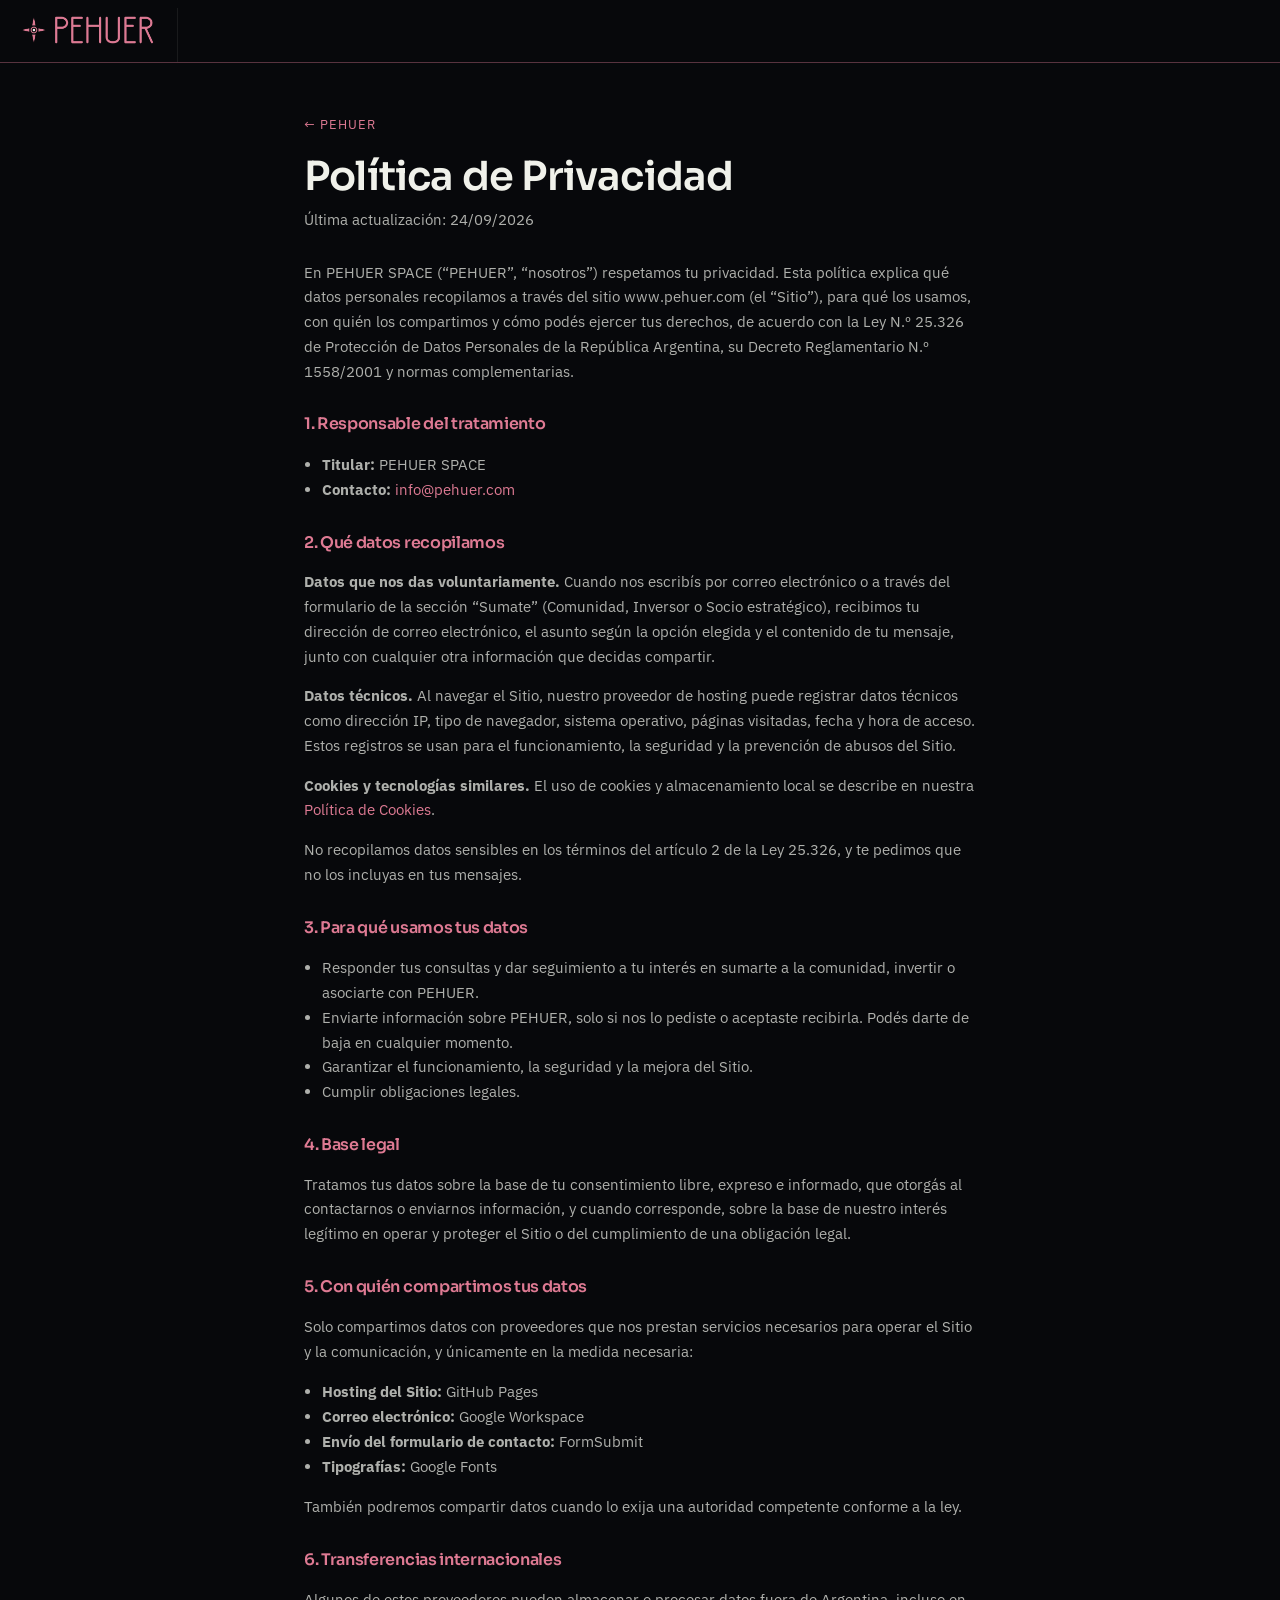
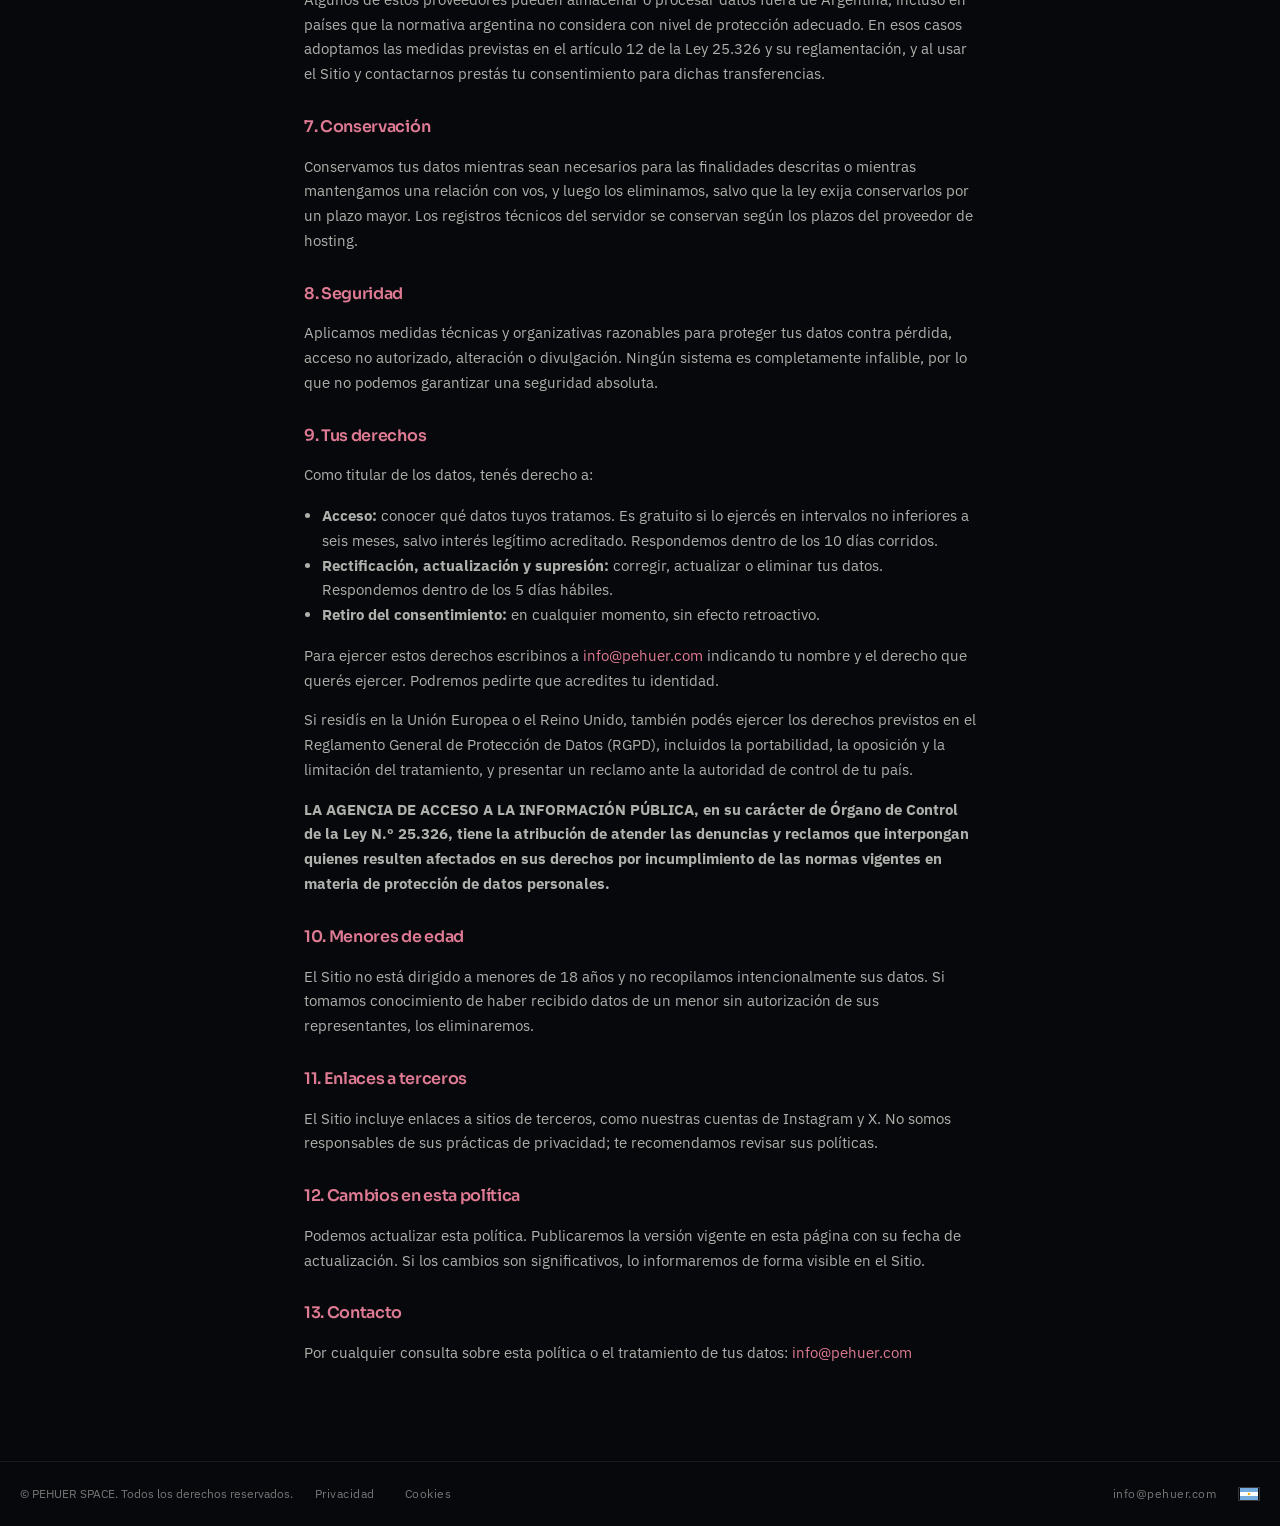
<file: privacidad/index.html>
<!doctype html>
<html lang="es">
<head>
  <meta charset="utf-8" />
  <meta name="viewport" content="width=device-width, initial-scale=1, viewport-fit=cover" />
  <meta name="theme-color" content="#07080b" />
  <title>Política de Privacidad — PEHUER</title>
  <meta name="description" content="Política de privacidad de PEHUER SPACE." />
  <meta property="og:type" content="website" />
  <meta property="og:title" content="Política de Privacidad — PEHUER" />
  <meta property="og:url" content="https://www.pehuer.com/privacidad/" />
  <meta property="og:image" content="https://www.pehuer.com/assets/og-pehuer.jpg" />
  <link rel="canonical" href="https://www.pehuer.com/privacidad/" />
  <link rel="alternate" hreflang="es" href="https://www.pehuer.com/privacidad/" />
  <link rel="alternate" hreflang="en" href="https://www.pehuer.com/en/privacy/" />
  <link rel="icon" href="../assets/mark.png?v=5" type="image/png" />
  <link rel="apple-touch-icon" href="../assets/apple-touch-icon.png" />
  <link rel="preconnect" href="https://fonts.googleapis.com" />
  <link rel="preconnect" href="https://fonts.gstatic.com" crossorigin />
  <link href="https://fonts.googleapis.com/css2?family=IBM+Plex+Sans:wght@400;500;600&family=Sora:wght@500;600;700&display=swap" rel="stylesheet" />
  <link rel="stylesheet" href="../css/site.css?v=demo27" />
</head>
<body>
  <div class="legal-shell">
    <header class="chrome">
      <div class="chrome-top">
        <a class="brand" href="../">
          <img class="brand-lockup" src="../assets/logo-lockup-pink.png" alt="PEHUER" />
          <img class="brand-mark" src="../assets/mark.png?v=5" alt="PEHUER" />
        </a>
      </div>
      <div class="chrome-accent"></div>
    </header>
    <main class="legal-prose">
      <a class="legal-back" href="../">← PEHUER</a>
      <h1>Política de Privacidad</h1>
      <p class="legal-updated">Última actualización: 24/09/2026</p>
      <p>En PEHUER SPACE (“PEHUER”, “nosotros”) respetamos tu privacidad. Esta política explica qué datos personales recopilamos a través del sitio www.pehuer.com (el “Sitio”), para qué los usamos, con quién los compartimos y cómo podés ejercer tus derechos, de acuerdo con la Ley N.º 25.326 de Protección de Datos Personales de la República Argentina, su Decreto Reglamentario N.º 1558/2001 y normas complementarias.</p>

      <h2>1. Responsable del tratamiento</h2>
      <ul>
        <li><strong>Titular:</strong> PEHUER SPACE</li>
        <li><strong>Contacto:</strong> <a href="mailto:info@pehuer.com">info@pehuer.com</a></li>
      </ul>

      <h2>2. Qué datos recopilamos</h2>
      <p><strong>Datos que nos das voluntariamente.</strong> Cuando nos escribís por correo electrónico o a través del formulario de la sección “Sumate” (Comunidad, Inversor o Socio estratégico), recibimos tu dirección de correo electrónico, el asunto según la opción elegida y el contenido de tu mensaje, junto con cualquier otra información que decidas compartir.</p>
      <p><strong>Datos técnicos.</strong> Al navegar el Sitio, nuestro proveedor de hosting puede registrar datos técnicos como dirección IP, tipo de navegador, sistema operativo, páginas visitadas, fecha y hora de acceso. Estos registros se usan para el funcionamiento, la seguridad y la prevención de abusos del Sitio.</p>
      <p><strong>Cookies y tecnologías similares.</strong> El uso de cookies y almacenamiento local se describe en nuestra <a href="../cookies/">Política de Cookies</a>.</p>
      <p>No recopilamos datos sensibles en los términos del artículo 2 de la Ley 25.326, y te pedimos que no los incluyas en tus mensajes.</p>

      <h2>3. Para qué usamos tus datos</h2>
      <ul>
        <li>Responder tus consultas y dar seguimiento a tu interés en sumarte a la comunidad, invertir o asociarte con PEHUER.</li>
        <li>Enviarte información sobre PEHUER, solo si nos lo pediste o aceptaste recibirla. Podés darte de baja en cualquier momento.</li>
        <li>Garantizar el funcionamiento, la seguridad y la mejora del Sitio.</li>
        <li>Cumplir obligaciones legales.</li>
      </ul>

      <h2>4. Base legal</h2>
      <p>Tratamos tus datos sobre la base de tu consentimiento libre, expreso e informado, que otorgás al contactarnos o enviarnos información, y cuando corresponde, sobre la base de nuestro interés legítimo en operar y proteger el Sitio o del cumplimiento de una obligación legal.</p>

      <h2>5. Con quién compartimos tus datos</h2>
      <p>Solo compartimos datos con proveedores que nos prestan servicios necesarios para operar el Sitio y la comunicación, y únicamente en la medida necesaria:</p>
      <ul>
        <li><strong>Hosting del Sitio:</strong> GitHub Pages</li>
        <li><strong>Correo electrónico:</strong> Google Workspace</li>
        <li><strong>Envío del formulario de contacto:</strong> FormSubmit</li>
        <li><strong>Tipografías:</strong> Google Fonts</li>
      </ul>
      <p>También podremos compartir datos cuando lo exija una autoridad competente conforme a la ley.</p>

      <h2>6. Transferencias internacionales</h2>
      <p>Algunos de estos proveedores pueden almacenar o procesar datos fuera de Argentina, incluso en países que la normativa argentina no considera con nivel de protección adecuado. En esos casos adoptamos las medidas previstas en el artículo 12 de la Ley 25.326 y su reglamentación, y al usar el Sitio y contactarnos prestás tu consentimiento para dichas transferencias.</p>

      <h2>7. Conservación</h2>
      <p>Conservamos tus datos mientras sean necesarios para las finalidades descritas o mientras mantengamos una relación con vos, y luego los eliminamos, salvo que la ley exija conservarlos por un plazo mayor. Los registros técnicos del servidor se conservan según los plazos del proveedor de hosting.</p>

      <h2>8. Seguridad</h2>
      <p>Aplicamos medidas técnicas y organizativas razonables para proteger tus datos contra pérdida, acceso no autorizado, alteración o divulgación. Ningún sistema es completamente infalible, por lo que no podemos garantizar una seguridad absoluta.</p>

      <h2>9. Tus derechos</h2>
      <p>Como titular de los datos, tenés derecho a:</p>
      <ul>
        <li><strong>Acceso:</strong> conocer qué datos tuyos tratamos. Es gratuito si lo ejercés en intervalos no inferiores a seis meses, salvo interés legítimo acreditado. Respondemos dentro de los 10 días corridos.</li>
        <li><strong>Rectificación, actualización y supresión:</strong> corregir, actualizar o eliminar tus datos. Respondemos dentro de los 5 días hábiles.</li>
        <li><strong>Retiro del consentimiento:</strong> en cualquier momento, sin efecto retroactivo.</li>
      </ul>
      <p>Para ejercer estos derechos escribinos a <a href="mailto:info@pehuer.com">info@pehuer.com</a> indicando tu nombre y el derecho que querés ejercer. Podremos pedirte que acredites tu identidad.</p>
      <p>Si residís en la Unión Europea o el Reino Unido, también podés ejercer los derechos previstos en el Reglamento General de Protección de Datos (RGPD), incluidos la portabilidad, la oposición y la limitación del tratamiento, y presentar un reclamo ante la autoridad de control de tu país.</p>
      <p><strong>LA AGENCIA DE ACCESO A LA INFORMACIÓN PÚBLICA, en su carácter de Órgano de Control de la Ley N.º 25.326, tiene la atribución de atender las denuncias y reclamos que interpongan quienes resulten afectados en sus derechos por incumplimiento de las normas vigentes en materia de protección de datos personales.</strong></p>

      <h2>10. Menores de edad</h2>
      <p>El Sitio no está dirigido a menores de 18 años y no recopilamos intencionalmente sus datos. Si tomamos conocimiento de haber recibido datos de un menor sin autorización de sus representantes, los eliminaremos.</p>

      <h2>11. Enlaces a terceros</h2>
      <p>El Sitio incluye enlaces a sitios de terceros, como nuestras cuentas de Instagram y X. No somos responsables de sus prácticas de privacidad; te recomendamos revisar sus políticas.</p>

      <h2>12. Cambios en esta política</h2>
      <p>Podemos actualizar esta política. Publicaremos la versión vigente en esta página con su fecha de actualización. Si los cambios son significativos, lo informaremos de forma visible en el Sitio.</p>

      <h2>13. Contacto</h2>
      <p>Por cualquier consulta sobre esta política o el tratamiento de tus datos: <a href="mailto:info@pehuer.com">info@pehuer.com</a></p>
    </main>
    <footer class="site-footer">
      <div class="footer-left">
        <p class="copy">© PEHUER SPACE. Todos los derechos reservados.</p>
        <nav class="footer-legal">
          <a href="../privacidad/">Privacidad</a>
          <a href="../cookies/">Cookies</a>
        </nav>
      </div>
      <div class="footer-right">
        <a class="mail-link footer-mail" href="mailto:info@pehuer.com">info@pehuer.com</a>
        <span class="ar-flag" title="Argentina" aria-label="Argentina">
          <svg viewBox="0 0 18 12" width="18" height="12" aria-hidden="true">
            <rect width="18" height="12" fill="#74acdf"/>
            <rect y="4" width="18" height="4" fill="#fff"/>
            <circle cx="9" cy="6" r="1.35" fill="#f6b40e"/>
          </svg>
        </span>
      </div>
    </footer>
  </div>
</body>
</html>
</file>
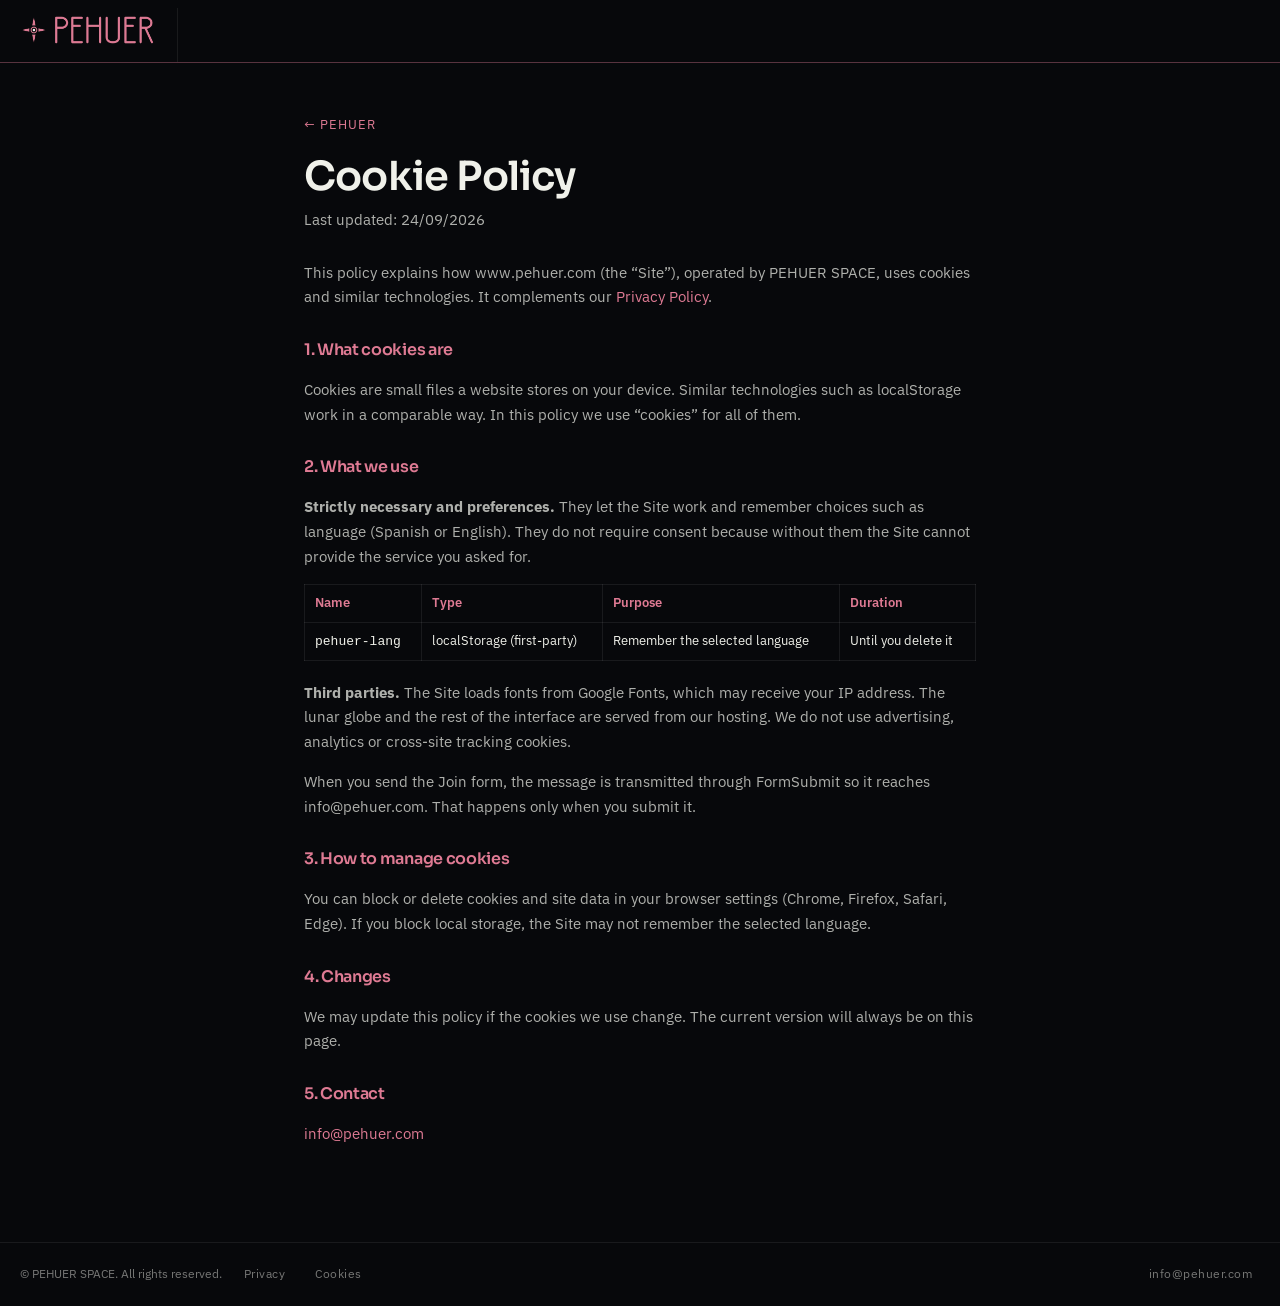
<file: en/cookies/index.html>
<!doctype html>
<html lang="en">
<head>
  <meta charset="utf-8" />
  <meta name="viewport" content="width=device-width, initial-scale=1, viewport-fit=cover" />
  <meta name="theme-color" content="#07080b" />
  <title>Cookie Policy — PEHUER</title>
  <meta name="description" content="Cookie policy of PEHUER SPACE." />
  <meta property="og:type" content="website" />
  <meta property="og:title" content="Cookie Policy — PEHUER" />
  <meta property="og:url" content="https://www.pehuer.com/en/cookies/" />
  <meta property="og:image" content="https://www.pehuer.com/assets/og-pehuer.jpg" />
  <link rel="canonical" href="https://www.pehuer.com/en/cookies/" />
  <link rel="alternate" hreflang="es" href="https://www.pehuer.com/cookies/" />
  <link rel="alternate" hreflang="en" href="https://www.pehuer.com/en/cookies/" />
  <link rel="icon" href="../../assets/mark.png?v=5" type="image/png" />
  <link rel="apple-touch-icon" href="../../assets/apple-touch-icon.png" />
  <link rel="preconnect" href="https://fonts.googleapis.com" />
  <link rel="preconnect" href="https://fonts.gstatic.com" crossorigin />
  <link href="https://fonts.googleapis.com/css2?family=IBM+Plex+Sans:wght@400;500;600&family=Sora:wght@500;600;700&display=swap" rel="stylesheet" />
  <link rel="stylesheet" href="../../css/site.css?v=demo27" />
</head>
<body>
  <div class="legal-shell">
    <header class="chrome">
      <div class="chrome-top">
        <a class="brand" href="../">
          <img class="brand-lockup" src="../../assets/logo-lockup-pink.png" alt="PEHUER" />
          <img class="brand-mark" src="../../assets/mark.png?v=5" alt="PEHUER" />
        </a>
      </div>
      <div class="chrome-accent"></div>
    </header>
    <main class="legal-prose">
      <a class="legal-back" href="../">← PEHUER</a>
      <h1>Cookie Policy</h1>
      <p class="legal-updated">Last updated: 24/09/2026</p>
      <p>This policy explains how www.pehuer.com (the “Site”), operated by PEHUER SPACE, uses cookies and similar technologies. It complements our <a href="../privacy/">Privacy Policy</a>.</p>
      <h2>1. What cookies are</h2>
      <p>Cookies are small files a website stores on your device. Similar technologies such as localStorage work in a comparable way. In this policy we use “cookies” for all of them.</p>
      <h2>2. What we use</h2>
      <p><strong>Strictly necessary and preferences.</strong> They let the Site work and remember choices such as language (Spanish or English). They do not require consent because without them the Site cannot provide the service you asked for.</p>
      <table>
        <thead>
          <tr><th>Name</th><th>Type</th><th>Purpose</th><th>Duration</th></tr>
        </thead>
        <tbody>
          <tr>
            <td><code>pehuer-lang</code></td>
            <td>localStorage (first-party)</td>
            <td>Remember the selected language</td>
            <td>Until you delete it</td>
          </tr>
        </tbody>
      </table>
      <p><strong>Third parties.</strong> The Site loads fonts from Google Fonts, which may receive your IP address. The lunar globe and the rest of the interface are served from our hosting. We do not use advertising, analytics or cross-site tracking cookies.</p>
      <p>When you send the Join form, the message is transmitted through FormSubmit so it reaches info@pehuer.com. That happens only when you submit it.</p>
      <h2>3. How to manage cookies</h2>
      <p>You can block or delete cookies and site data in your browser settings (Chrome, Firefox, Safari, Edge). If you block local storage, the Site may not remember the selected language.</p>
      <h2>4. Changes</h2>
      <p>We may update this policy if the cookies we use change. The current version will always be on this page.</p>
      <h2>5. Contact</h2>
      <p><a href="mailto:info@pehuer.com">info@pehuer.com</a></p>
    </main>
    <footer class="site-footer">
      <div class="footer-left">
        <p class="copy">© PEHUER SPACE. All rights reserved.</p>
        <nav class="footer-legal">
          <a href="../privacy/">Privacy</a>
          <a href="../cookies/">Cookies</a>
        </nav>
      </div>
      <div class="footer-right">
        <a class="mail-link footer-mail" href="mailto:info@pehuer.com">info@pehuer.com</a>
      </div>
    </footer>
  </div>
</body>
</html>
</file>
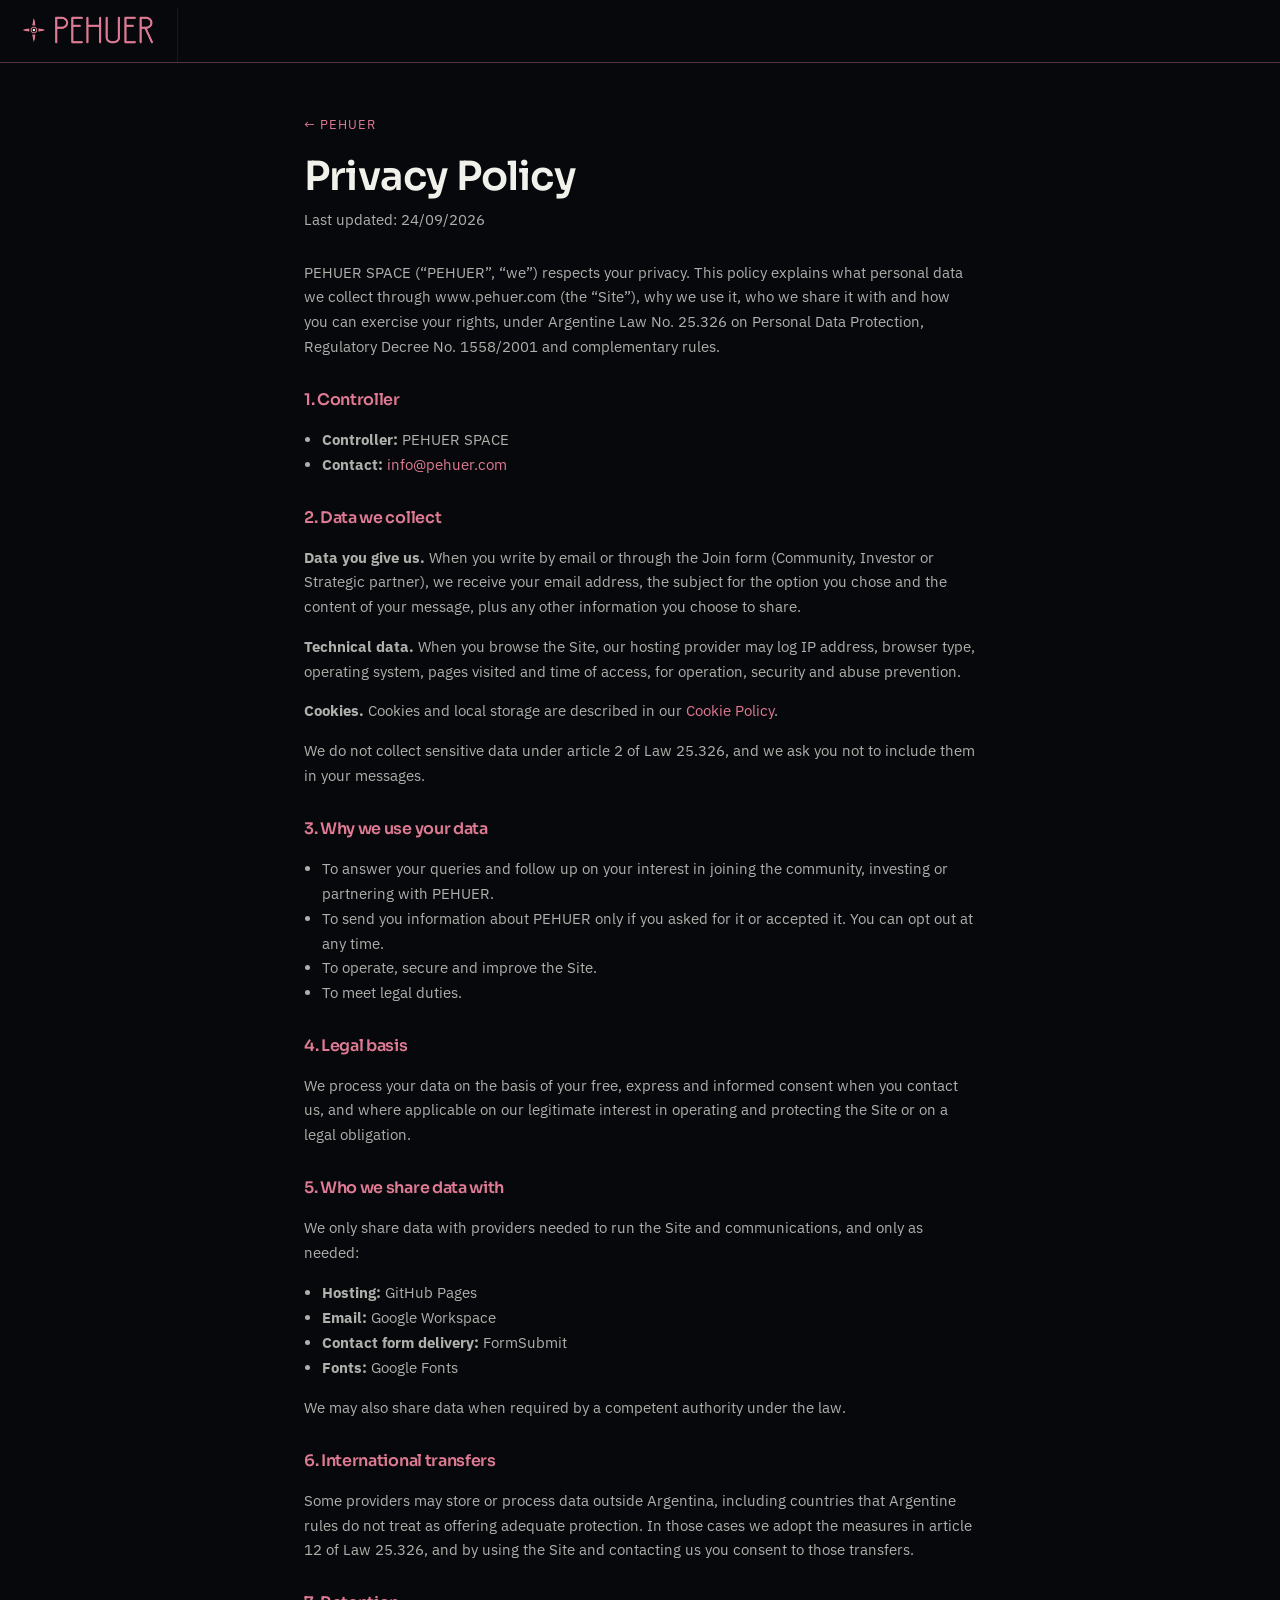
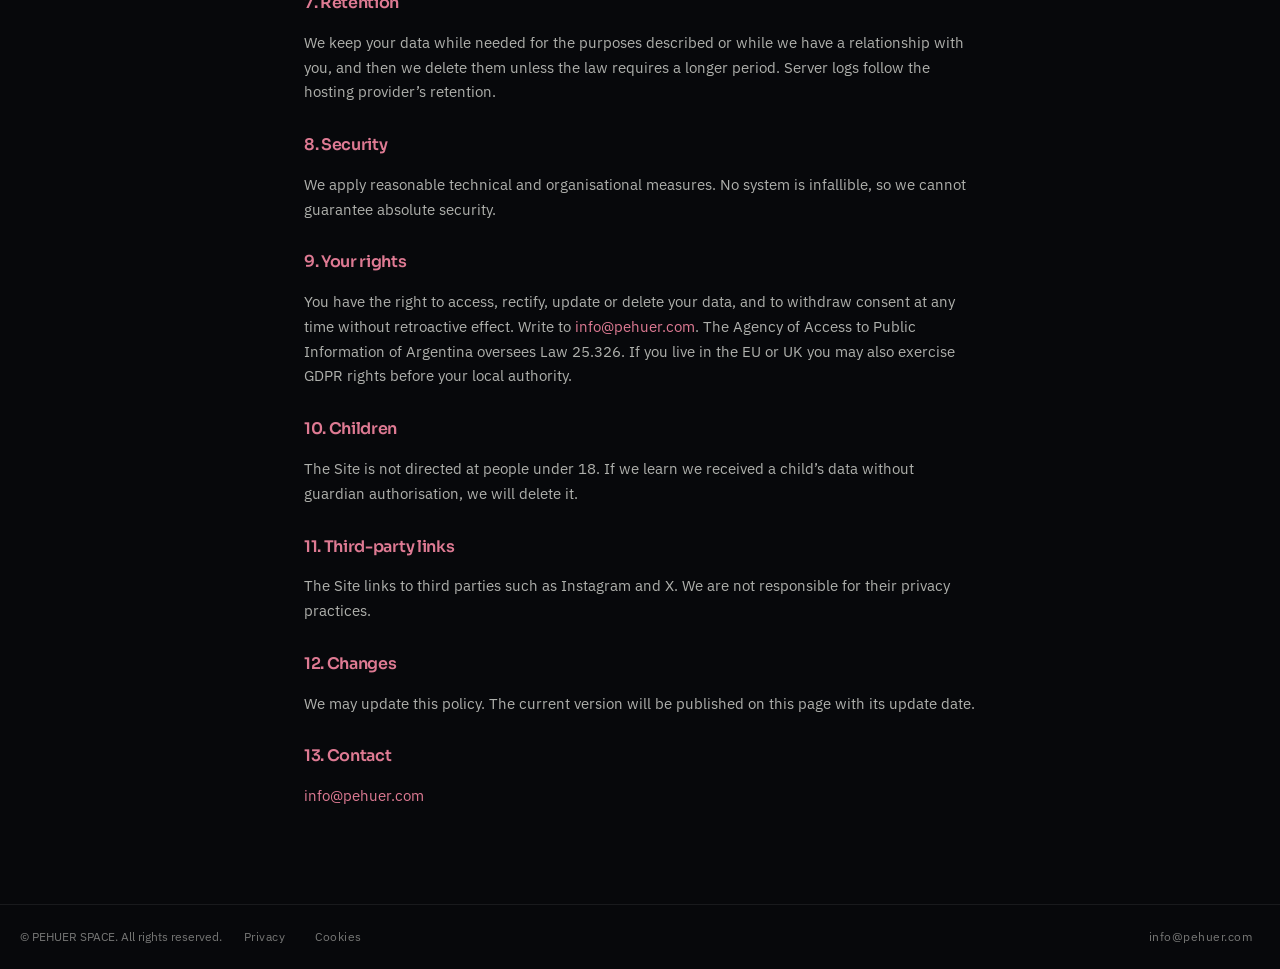
<file: en/privacy/index.html>
<!doctype html>
<html lang="en">
<head>
  <meta charset="utf-8" />
  <meta name="viewport" content="width=device-width, initial-scale=1, viewport-fit=cover" />
  <meta name="theme-color" content="#07080b" />
  <title>Privacy Policy — PEHUER</title>
  <meta name="description" content="Privacy policy of PEHUER SPACE." />
  <meta property="og:type" content="website" />
  <meta property="og:title" content="Privacy Policy — PEHUER" />
  <meta property="og:url" content="https://www.pehuer.com/en/privacy/" />
  <meta property="og:image" content="https://www.pehuer.com/assets/og-pehuer.jpg" />
  <link rel="canonical" href="https://www.pehuer.com/en/privacy/" />
  <link rel="alternate" hreflang="es" href="https://www.pehuer.com/privacidad/" />
  <link rel="alternate" hreflang="en" href="https://www.pehuer.com/en/privacy/" />
  <link rel="icon" href="../../assets/mark.png?v=5" type="image/png" />
  <link rel="apple-touch-icon" href="../../assets/apple-touch-icon.png" />
  <link rel="preconnect" href="https://fonts.googleapis.com" />
  <link rel="preconnect" href="https://fonts.gstatic.com" crossorigin />
  <link href="https://fonts.googleapis.com/css2?family=IBM+Plex+Sans:wght@400;500;600&family=Sora:wght@500;600;700&display=swap" rel="stylesheet" />
  <link rel="stylesheet" href="../../css/site.css?v=demo27" />
</head>
<body>
  <div class="legal-shell">
    <header class="chrome">
      <div class="chrome-top">
        <a class="brand" href="../">
          <img class="brand-lockup" src="../../assets/logo-lockup-pink.png" alt="PEHUER" />
          <img class="brand-mark" src="../../assets/mark.png?v=5" alt="PEHUER" />
        </a>
      </div>
      <div class="chrome-accent"></div>
    </header>
    <main class="legal-prose">
      <a class="legal-back" href="../">← PEHUER</a>
      <h1>Privacy Policy</h1>
      <p class="legal-updated">Last updated: 24/09/2026</p>
      <p>PEHUER SPACE (“PEHUER”, “we”) respects your privacy. This policy explains what personal data we collect through www.pehuer.com (the “Site”), why we use it, who we share it with and how you can exercise your rights, under Argentine Law No. 25.326 on Personal Data Protection, Regulatory Decree No. 1558/2001 and complementary rules.</p>
      <h2>1. Controller</h2>
      <ul>
        <li><strong>Controller:</strong> PEHUER SPACE</li>
        <li><strong>Contact:</strong> <a href="mailto:info@pehuer.com">info@pehuer.com</a></li>
      </ul>
      <h2>2. Data we collect</h2>
      <p><strong>Data you give us.</strong> When you write by email or through the Join form (Community, Investor or Strategic partner), we receive your email address, the subject for the option you chose and the content of your message, plus any other information you choose to share.</p>
      <p><strong>Technical data.</strong> When you browse the Site, our hosting provider may log IP address, browser type, operating system, pages visited and time of access, for operation, security and abuse prevention.</p>
      <p><strong>Cookies.</strong> Cookies and local storage are described in our <a href="../cookies/">Cookie Policy</a>.</p>
      <p>We do not collect sensitive data under article 2 of Law 25.326, and we ask you not to include them in your messages.</p>
      <h2>3. Why we use your data</h2>
      <ul>
        <li>To answer your queries and follow up on your interest in joining the community, investing or partnering with PEHUER.</li>
        <li>To send you information about PEHUER only if you asked for it or accepted it. You can opt out at any time.</li>
        <li>To operate, secure and improve the Site.</li>
        <li>To meet legal duties.</li>
      </ul>
      <h2>4. Legal basis</h2>
      <p>We process your data on the basis of your free, express and informed consent when you contact us, and where applicable on our legitimate interest in operating and protecting the Site or on a legal obligation.</p>
      <h2>5. Who we share data with</h2>
      <p>We only share data with providers needed to run the Site and communications, and only as needed:</p>
      <ul>
        <li><strong>Hosting:</strong> GitHub Pages</li>
        <li><strong>Email:</strong> Google Workspace</li>
        <li><strong>Contact form delivery:</strong> FormSubmit</li>
        <li><strong>Fonts:</strong> Google Fonts</li>
      </ul>
      <p>We may also share data when required by a competent authority under the law.</p>
      <h2>6. International transfers</h2>
      <p>Some providers may store or process data outside Argentina, including countries that Argentine rules do not treat as offering adequate protection. In those cases we adopt the measures in article 12 of Law 25.326, and by using the Site and contacting us you consent to those transfers.</p>
      <h2>7. Retention</h2>
      <p>We keep your data while needed for the purposes described or while we have a relationship with you, and then we delete them unless the law requires a longer period. Server logs follow the hosting provider’s retention.</p>
      <h2>8. Security</h2>
      <p>We apply reasonable technical and organisational measures. No system is infallible, so we cannot guarantee absolute security.</p>
      <h2>9. Your rights</h2>
      <p>You have the right to access, rectify, update or delete your data, and to withdraw consent at any time without retroactive effect. Write to <a href="mailto:info@pehuer.com">info@pehuer.com</a>. The Agency of Access to Public Information of Argentina oversees Law 25.326. If you live in the EU or UK you may also exercise GDPR rights before your local authority.</p>
      <h2>10. Children</h2>
      <p>The Site is not directed at people under 18. If we learn we received a child’s data without guardian authorisation, we will delete it.</p>
      <h2>11. Third-party links</h2>
      <p>The Site links to third parties such as Instagram and X. We are not responsible for their privacy practices.</p>
      <h2>12. Changes</h2>
      <p>We may update this policy. The current version will be published on this page with its update date.</p>
      <h2>13. Contact</h2>
      <p><a href="mailto:info@pehuer.com">info@pehuer.com</a></p>
    </main>
    <footer class="site-footer">
      <div class="footer-left">
        <p class="copy">© PEHUER SPACE. All rights reserved.</p>
        <nav class="footer-legal">
          <a href="../privacy/">Privacy</a>
          <a href="../cookies/">Cookies</a>
        </nav>
      </div>
      <div class="footer-right">
        <a class="mail-link footer-mail" href="mailto:info@pehuer.com">info@pehuer.com</a>
      </div>
    </footer>
  </div>
</body>
</html>
</file>
<file: css/site.css>
:root {
  --navy: #07080b;
  --navy-deep: #07080b;
  --navy-mid: #12151c;
  --navy-tab: #07080b;
  --navy-inactive: #0c0e13;
  --pink: #de7a93;
  --pink-dim: rgba(222, 122, 147, 0.16);
  --pink-line: rgba(222, 122, 147, 0.38);
  --cream: #f0f1ea;
  --cream-dim: rgba(240, 241, 234, 0.72);
  --cream-mute: rgba(240, 241, 234, 0.48);
  --stroke: rgba(240, 241, 234, 0.08);
  --tab-h: 44px;
  --chrome-h: 108px;
  --font-display: "Sora", "Segoe UI", sans-serif;
  --font-body: "IBM Plex Sans", "Segoe UI", sans-serif;
  --font-wordmark: "Sora", "Segoe UI", sans-serif;
  --font-spirit: "Great Vibes", "Segoe Script", cursive;
}

*,
*::before,
*::after { box-sizing: border-box; }

html, body {
  margin: 0;
  height: 100%;
  background: var(--navy-deep);
  color: var(--cream);
  font-family: var(--font-body);
  font-size: 16px;
  line-height: 1.55;
  overscroll-behavior: none;
  -webkit-text-size-adjust: 100%;
  text-size-adjust: 100%;
}

body {
  min-height: 100vh;
  min-height: 100dvh;
  overflow: hidden;
}

button,
a,
.tab,
.lang-btn,
.unite-cta,
.form-submit,
.form-close,
.ref-btn {
  touch-action: manipulation;
}

a { color: var(--pink); text-decoration: none; }
a:hover { text-decoration: underline; text-underline-offset: 3px; }

img { max-width: 100%; display: block; background: transparent; }

.brand img,
.lockup-mark,
.contact-card img.mark,
.tab-icon,
.moon-loader img {
  background: transparent;
}

/* ——— Chrome window ——— */
.app {
  display: flex;
  flex-direction: column;
  height: 100vh;
  height: 100dvh;
  background: var(--navy-deep);
}

.chrome {
  flex-shrink: 0;
  background: var(--navy-tab);
}

.chrome-top {
  display: flex;
  align-items: stretch;
  height: 62px;
  padding: 8px 12px 0 14px;
  gap: 10px;
  overflow: visible;
}

.brand {
  display: flex;
  align-items: center;
  gap: 14px;
  padding: 0 22px 10px 6px;
  margin-right: 8px;
  flex-shrink: 0;
  user-select: none;
  border-right: 1px solid var(--stroke);
}

.brand-lockup {
  height: 28px;
  width: auto;
  max-width: none;
  object-fit: contain;
  background: transparent;
}

.brand-mark {
  display: none;
  width: 32px;
  height: 32px;
  object-fit: contain;
  background: transparent;
}

.tabs {
  display: flex;
  align-items: flex-end;
  gap: 0;
  flex: 1;
  min-width: 0;
  overflow: visible;
}

.tab {
  position: relative;
  z-index: 1;
  display: flex;
  align-items: center;
  gap: 8px;
  height: var(--tab-h);
  min-height: 44px;
  width: auto;
  min-width: 0;
  flex: 0 1 auto;
  margin: 0 0 -1px -16px;
  padding: 0 28px 0 22px;
  border: 1px solid rgba(240, 241, 234, 0.22);
  border-bottom: 0;
  border-radius: 8px 8px 0 0;
  background: #0c0e13;
  color: var(--cream-mute);
  font-family: var(--font-body);
  font-size: 13px;
  cursor: pointer;
}

.tab:first-child {
  margin-left: 0;
}

.tab:hover {
  z-index: 2;
  color: var(--cream);
  border-color: rgba(222, 122, 147, 0.5);
}

.tab.is-active {
  z-index: 4;
  height: var(--tab-h);
  color: var(--cream);
  background: var(--navy);
  border-color: var(--pink);
}

.tab.is-active::after {
  content: "";
  position: absolute;
  left: 0;
  right: 0;
  bottom: -1px;
  height: 2px;
  background: var(--navy);
}

.tab-ear { display: none; }

.tab-icon {
  width: 14px;
  height: 14px;
  flex-shrink: 0;
  object-fit: contain;
  background: transparent;
}

.tab-label {
  white-space: nowrap;
  overflow: hidden;
  text-overflow: ellipsis;
}

.lang {
  display: flex;
  align-items: stretch;
  align-self: center;
  flex-shrink: 0;
  height: 26px;
  margin: 0 4px 8px 0;
  border: 1px solid var(--stroke);
  border-radius: 999px;
  overflow: hidden;
}

.lang-btn {
  border: 0;
  background: transparent;
  color: var(--cream-mute);
  font-family: var(--font-display);
  font-size: 10px;
  font-weight: 600;
  letter-spacing: 0.08em;
  padding: 0 9px;
  cursor: pointer;
  line-height: 1;
}

.lang-btn:hover {
  color: var(--cream);
}

.lang-btn.is-on {
  background: var(--pink);
  color: var(--navy);
}

.chrome-accent {
  height: 1px;
  background: var(--pink-line);
}

.workspace {
  flex: 1;
  min-height: 0;
  background: var(--navy);
  overflow: hidden;
  position: relative;
}

.panel {
  display: none;
  height: 100%;
  overflow: auto;
  overscroll-behavior: contain;
}

.panel.is-active {
  display: block;
}

.panel-moon.is-active {
  display: flex;
}

/* ——— Home ——— */
.hero {
  position: relative;
  background: #000;
  border-bottom: 1px solid var(--pink-line);
  padding: 28px 48px 26px;
}

.hero-cine {
  height: auto;
  min-height: 0;
  aspect-ratio: 1920 / 804;
  padding: 0;
  overflow: hidden;
  pointer-events: none;
  overflow-anchor: none;
}

.hero-cine.is-lite {
  pointer-events: auto;
  cursor: pointer;
}

.hero-cine video {
  position: absolute;
  inset: 0;
  width: 100%;
  height: 100%;
  display: block;
  object-fit: contain;
  background: #000;
}

.visually-hidden {
  position: absolute;
  width: 1px;
  height: 1px;
  padding: 0;
  margin: -1px;
  overflow: hidden;
  clip: rect(0, 0, 0, 0);
  white-space: nowrap;
  border: 0;
}

.lockup {
  display: flex;
  align-items: center;
  gap: 22px;
}

.lockup-mark {
  width: 92px;
  height: 92px;
  max-width: none;
  flex-shrink: 0;
  object-fit: contain;
  background: transparent;
}

.lockup-name {
  margin: 0;
  font-family: var(--font-wordmark);
  font-weight: 500;
  font-size: clamp(48px, 8.2vw, 88px);
  letter-spacing: 0;
  line-height: 0.92;
  color: var(--pink);
  text-transform: uppercase;
  display: inline-block;
  transform: scaleX(0.72);
  transform-origin: left center;
}

.page {
  width: min(1080px, calc(100% - 48px));
  margin: 0 auto;
  padding: 36px 0 72px;
}

.kicker {
  font-family: var(--font-display);
  font-size: 11px;
  letter-spacing: 0.22em;
  text-transform: uppercase;
  color: var(--pink);
  margin: 0 0 10px;
}

h2.kicker {
  font-size: 11px;
  letter-spacing: 0.22em;
  font-weight: 600;
  max-width: none;
  line-height: 1.3;
}

h1, h2, h3 {
  font-family: var(--font-display);
  font-weight: 600;
  letter-spacing: -0.02em;
  margin: 0;
}

h1 {
  font-size: clamp(28px, 4vw, 42px);
  line-height: 1.15;
  max-width: 18ch;
}

.name-pehuer {
  margin: 0 0 14px;
  line-height: 1;
  max-width: none;
}

.name-pehuer img {
  display: block;
  height: clamp(36px, 5.5vw, 52px);
  width: auto;
  max-width: min(520px, 100%);
  object-fit: contain;
  background: transparent;
}

h2 {
  font-size: 22px;
  color: var(--cream);
}

.lede {
  font-size: 18px;
  color: var(--cream-dim);
  max-width: 52ch;
  margin: 16px 0 0;
}

.intro {
  max-width: 70ch;
}

.intro h1 {
  font-size: 22px;
  letter-spacing: 0.2em;
  color: var(--pink);
  max-width: none;
  margin-bottom: 22px;
}

.intro p {
  margin: 0 0 16px;
  color: var(--cream-dim);
  font-size: 16.5px;
  line-height: 1.65;
}

.intro p:last-child { margin-bottom: 0; }

.aims {
  display: grid;
  grid-template-columns: 1fr 1fr;
  gap: 0 40px;
  margin-top: 48px;
  padding-top: 8px;
  border-top: 1px solid var(--pink-line);
}

.aims-kicker {
  grid-column: 1 / -1;
  margin-bottom: 4px;
}

.obj {
  padding: 18px 0;
  border-bottom: 1px solid var(--stroke);
}

.obj-n {
  font-family: var(--font-display);
  font-size: 11px;
  letter-spacing: 0.18em;
  color: var(--pink);
  margin-bottom: 6px;
}

.obj h3 {
  font-size: 16px;
  margin-bottom: 6px;
}

.obj p {
  margin: 0;
  color: var(--cream-dim);
  font-size: 14.5px;
}

.roadmap {
  margin-top: 64px;
}

.roadmap h2 {
  margin-bottom: 28px;
}

.rail {
  position: relative;
  display: grid;
  grid-template-columns: 1fr 1fr 1fr;
  gap: 22px;
}

.rail::before {
  content: "";
  position: absolute;
  left: 18px;
  right: 18px;
  top: 18px;
  height: 1px;
  background: var(--pink-line);
}

.step {
  position: relative;
  display: flex;
  flex-direction: column;
  gap: 14px;
  padding: 0;
  break-inside: avoid;
}

.step-n {
  position: relative;
  z-index: 1;
  width: 36px;
  height: 36px;
  border: 1px solid var(--pink);
  color: var(--pink);
  display: grid;
  place-items: center;
  font-family: var(--font-display);
  font-size: 13px;
  font-weight: 600;
  background: var(--navy);
}

.step h3 {
  font-size: 15px;
  margin-bottom: 4px;
}

.step p {
  margin: 0;
  color: var(--cream-mute);
  font-size: 13.5px;
}

.sys-hero {
  padding: 48px 0 8px;
}

.sys-hero h1,
.sys-hero h2,
.unite-page h1,
.unite-page h2 {
  max-width: none;
  font-size: clamp(28px, 4vw, 42px);
  line-height: 1.15;
  color: var(--cream);
}

.sys-grid {
  display: grid;
  grid-template-columns: repeat(3, minmax(0, 1fr));
  gap: 20px;
  margin-top: 32px;
}

.sys-block {
  padding: 22px 22px 24px;
  background: var(--navy-mid);
  border: 1px solid var(--stroke);
}

.sys-block h3 {
  font-size: 16px;
  margin-bottom: 8px;
}

.sys-block p {
  margin: 0;
  color: var(--cream-dim);
  font-size: 14.5px;
}

.sys-integ {
  margin-top: 40px;
  padding-top: 28px;
  border-top: 1px solid var(--pink-line);
}

.sys-integ h2 {
  margin-bottom: 22px;
}

.integ-cols {
  display: grid;
  grid-template-columns: 1fr 1fr;
  gap: 24px 48px;
}

.integ-cols h3 {
  font-family: var(--font-display);
  font-size: 13px;
  font-weight: 600;
  letter-spacing: 0.06em;
  color: var(--pink);
  margin: 0 0 12px;
}

.integ-list {
  list-style: none;
  margin: 0;
  padding: 0;
  display: grid;
  gap: 10px;
}

.integ-list li {
  display: grid;
  grid-template-columns: 16px 1fr;
  gap: 10px;
  align-items: center;
  color: var(--cream-dim);
  font-size: 14.5px;
}

.integ-list li::before {
  content: "";
  width: 16px;
  height: 16px;
  background: url("../assets/mark.png") center / contain no-repeat;
}

.sys-demo {
  margin: 36px 0 8px;
  padding: 0;
  --hud: #9ad0dc;
  background: #05070a;
  border: 1px solid rgba(154, 208, 220, 0.22);
  overflow: hidden;
}

.sys-demo-stage {
  position: relative;
  height: min(58vh, 560px);
  min-height: 320px;
  background:
    linear-gradient(rgba(154, 208, 220, 0.03) 1px, transparent 1px),
    linear-gradient(90deg, rgba(154, 208, 220, 0.03) 1px, transparent 1px),
    radial-gradient(ellipse at 42% 38%, #101820, #05070a 72%);
  background-size: 48px 48px, 48px 48px, auto;
}

.sys-demo-stage::before,
.sys-demo-stage::after {
  content: "";
  position: absolute;
  width: 18px;
  height: 18px;
  pointer-events: none;
  z-index: 2;
}

.sys-demo-stage::before {
  top: 10px;
  left: 10px;
  border-top: 1px solid var(--hud);
  border-left: 1px solid var(--hud);
}

.sys-demo-stage::after {
  top: 10px;
  right: 10px;
  border-top: 1px solid var(--hud);
  border-right: 1px solid var(--hud);
}

.sys-demo-stage svg {
  display: block;
  width: 100%;
  height: 100%;
}

.sys-demo-grid {
  stroke: rgba(154, 208, 220, 0.1);
  stroke-width: 1;
  fill: none;
}

.sys-zone ellipse {
  fill: rgba(154, 208, 220, 0.035);
  stroke: rgba(154, 208, 220, 0.55);
  stroke-width: 1.6;
  stroke-dasharray: 10 8;
}

.sys-zone-kicker,
.sys-zone-name {
  fill: rgba(154, 208, 220, 0.82);
  font-family: ui-monospace, "Cascadia Mono", "Segoe UI Mono", monospace;
  letter-spacing: 0.16em;
  text-transform: uppercase;
}

.sys-zone-kicker {
  font-size: 11px;
  fill: rgba(154, 208, 220, 0.5);
}

.sys-zone-name {
  font-size: 22px;
  letter-spacing: 0.28em;
}

.sys-demo-craters text,
.sys-demo-refs text,
.sys-demo-assets text {
  fill: rgba(154, 208, 220, 0.72);
  font-family: ui-monospace, "Cascadia Mono", "Segoe UI Mono", monospace;
  font-size: 12px;
  letter-spacing: 0.04em;
  text-transform: uppercase;
}

.sys-demo-craters text {
  text-anchor: middle;
  fill: rgba(154, 208, 220, 0.45);
}

.sys-demo-refs .sys-ref-rim {
  fill: none;
  stroke: rgba(154, 208, 220, 0.55);
}

.sys-demo-refs .sys-ref-dot {
  fill: #e8eef2;
}

.sys-demo-links {
  stroke: rgba(222, 122, 147, 0.38);
  stroke-width: 1.15;
  fill: none;
}

.sys-path {
  fill: none;
  stroke: rgba(154, 208, 220, 0.18);
  stroke-width: 1.2;
  stroke-dasharray: 6 7;
}

#pehuer-mark path {
  fill: var(--pink);
}

#pehuer-mark circle {
  fill: none;
  stroke: var(--pink);
  stroke-width: 1.45;
}

#pehuer-mark .sys-mark-core {
  fill: #f0f1ea;
  stroke: none;
}

.sys-asset-pulse {
  fill: none;
  stroke: rgba(222, 122, 147, 0.45);
  transform-box: fill-box;
  transform-origin: center;
  animation: sys-pulse 2.4s ease-in-out infinite;
}

#sys-aforo {
  fill: rgba(125, 186, 154, 0.22);
  stroke: #7dba9a;
  stroke-width: 3.2;
}

#sys-aforo.is-ok {
  fill: rgba(125, 186, 154, 0.22);
  stroke: #7dba9a;
}

#sys-aforo.is-bad {
  fill: rgba(224, 90, 78, 0.28);
  stroke: #e05a4a;
}

#sys-est {
  fill: #e8eef2;
}

.sys-a1-disk {
  fill: #141a22;
  stroke: #e8eef2;
  stroke-width: 1.8;
}

#sys-a1.is-bad .sys-a1-disk {
  stroke: #e05a4a;
}

#sys-a1 .sys-a1-pulse {
  stroke: rgba(125, 186, 154, 0.7);
  stroke-width: 1.6;
}

#sys-a1.is-bad .sys-a1-pulse {
  stroke: rgba(224, 90, 78, 0.75);
}

#sys-rover {
  fill: #e8eef2;
}

#sys-lbl-asset {
  fill: var(--hud);
  font-family: ui-monospace, "Cascadia Mono", "Segoe UI Mono", monospace;
  font-size: 15px;
}

.sys-demo-hud {
  position: absolute;
  z-index: 2;
  font-family: ui-monospace, "Cascadia Mono", "Segoe UI Mono", monospace;
  font-size: 11px;
  color: var(--hud);
  letter-spacing: 0.08em;
  text-transform: uppercase;
  pointer-events: none;
}

.sys-demo-hud-tl {
  top: 16px;
  left: 22px;
  display: flex;
  flex-direction: column;
  gap: 4px;
}

.sys-demo-hud-tl span:last-child {
  text-transform: none;
  letter-spacing: 0.04em;
  color: rgba(154, 208, 220, 0.7);
}

.sys-demo-hud-tr {
  top: 16px;
  right: 22px;
}

.sys-demo-out {
  padding: 14px 20px 16px;
  border-top: 1px solid rgba(154, 208, 220, 0.18);
  background: #070b10;
  font-family: ui-monospace, "Cascadia Mono", "Segoe UI Mono", monospace;
}

.sys-demo-out-grid {
  display: grid;
  grid-template-columns: 1.35fr 0.8fr 1.2fr 0.8fr 0.9fr;
  gap: 14px 20px;
}

.sys-demo-out-grid span {
  display: block;
  font-size: 10px;
  letter-spacing: 0.12em;
  text-transform: uppercase;
  color: #6f93a0;
  margin-bottom: 4px;
}

.sys-demo-out-grid strong {
  display: block;
  font-size: 14px;
  font-weight: 500;
  color: #e8eef2;
  letter-spacing: 0.02em;
  font-variant-numeric: tabular-nums;
}

.sys-demo-out-grid em {
  display: block;
  margin-top: 3px;
  font-style: normal;
  font-size: 11px;
  letter-spacing: 0.04em;
  color: #6f93a0;
  font-variant-numeric: tabular-nums;
}

.sys-demo-out-grid strong.is-ok {
  color: #7dba9a;
}

.sys-demo-out-grid strong.is-bad {
  color: #e08b7a;
}

@keyframes sys-pulse {
  0%, 100% { opacity: 0.35; }
  50% { opacity: 0.85; }
}

@media (prefers-reduced-motion: reduce) {
  .sys-asset-pulse { animation: none; }
}

/* ——— Moon ——— */
.panel-moon {
  display: none;
  flex-direction: row;
  overflow: hidden;
}

.panel-moon.is-active {
  display: flex;
}

.moon-side {
  width: 300px;
  min-width: 260px;
  flex-shrink: 0;
  background: var(--navy-deep);
  border-right: 1px solid var(--pink-line);
  display: flex;
  flex-direction: column;
}

.moon-side h1,
.moon-side h2 {
  font-size: 14px;
  color: var(--pink);
  padding: 16px 16px 12px;
  letter-spacing: 0.04em;
}

.moon-side .hint {
  padding: 0 16px 12px;
  font-size: 12px;
  color: var(--cream-mute);
}

.search-wrap {
  padding: 0 12px 12px;
}

.search-wrap input {
  width: 100%;
  height: 38px;
  border: 1px solid var(--pink-line);
  background: var(--navy);
  color: var(--cream);
  padding: 0 12px;
  font-family: inherit;
  font-size: 13.5px;
  outline: none;
}

.search-wrap input:focus {
  border-color: var(--pink);
}

.search-wrap input::placeholder {
  color: var(--cream-mute);
}

.ref-meta {
  padding: 0 16px 8px;
  font-size: 11px;
  letter-spacing: 0.08em;
  text-transform: uppercase;
  color: var(--cream-mute);
}

.ref-list {
  flex: 1;
  overflow: auto;
  padding: 0 8px 16px;
}

.ref-btn {
  display: block;
  width: 100%;
  text-align: left;
  background: transparent;
  border: 1px solid transparent;
  color: var(--cream);
  padding: 9px 10px;
  margin: 0 0 4px;
  font: inherit;
  cursor: pointer;
  border-radius: 6px;
}

.ref-btn:hover,
.ref-btn.is-hl {
  background: rgba(240, 241, 234, 0.08);
  border-color: rgba(240, 241, 234, 0.2);
}

.ref-btn.is-active {
  background: var(--pink-dim);
  border-color: var(--pink);
}

.ref-kicker {
  display: block;
  font-size: 10px;
  letter-spacing: 0.12em;
  text-transform: uppercase;
  color: var(--cream-mute);
  margin-bottom: 2px;
}

.ref-btn.is-mision .ref-kicker {
  color: #f0c4a0;
}

.ref-btn.is-tripulada .ref-kicker,
.ref-btn.is-tripulada .ref-name {
  color: var(--cream);
}

.ref-btn.is-orbita .ref-kicker {
  color: var(--pink);
}

.ref-btn.is-dato .ref-kicker,
.ref-btn.is-dato .ref-name {
  color: #e8d4a8;
}

.ref-name {
  display: block;
  font-size: 13px;
  line-height: 1.25;
}

.ref-btn.is-mision .ref-name {
  color: #f0c4a0;
}

.ref-btn.is-orbita .ref-name {
  color: var(--pink);
}

.ref-tipo {
  display: block;
  font-size: 11px;
  color: #6f93a0;
  opacity: 1;
  margin-top: 2px;
}

.moon-stage {
  flex: 1;
  min-width: 0;
  position: relative;
  background: var(--navy);
}

.moon-stage canvas {
  position: absolute;
  inset: 0;
  width: 100%;
  height: 100%;
  display: block;
  cursor: grab;
  opacity: 0;
  transition: opacity 0.18s ease;
}

.moon-stage.is-ready canvas {
  opacity: 1;
}

.moon-loader {
  position: absolute;
  inset: 0;
  z-index: 3;
  display: flex;
  flex-direction: column;
  align-items: center;
  justify-content: center;
  gap: 16px;
  background: var(--navy);
  color: var(--cream-dim);
  text-align: center;
  padding: 24px;
}

.moon-loader.is-hide { display: none; }

.moon-loader img {
  width: 72px;
  height: 72px;
}

.moon-loader p { margin: 0; max-width: 38ch; font-size: 14px; }

.moon-pct {
  font-size: 12px;
  color: var(--cream-mute);
  letter-spacing: 0.06em;
  min-height: 1em;
}

.bar {
  width: min(280px, 70%);
  height: 3px;
  background: var(--navy-mid);
  overflow: hidden;
}

.bar > span {
  display: block;
  height: 100%;
  width: 40%;
  background: var(--pink);
  animation: load 1.2s ease-in-out infinite;
}

@keyframes load {
  0% { transform: translateX(-120%); }
  100% { transform: translateX(320%); }
}

.moon-status {
  position: absolute;
  top: 14px;
  right: 14px;
  z-index: 4;
  font-size: 12px;
  padding: 6px 10px;
  background: rgba(0, 0, 0, 0.86);
  border: 1px solid var(--pink-line);
  color: var(--cream-dim);
  pointer-events: none;
  display: none;
}

.moon-status.is-on { display: block; }

.moon-tip {
  position: absolute;
  z-index: 5;
  min-width: 176px;
  max-width: 300px;
  padding: 10px 12px 11px;
  background: rgba(0, 0, 0, 0.92);
  border: 1px solid var(--pink);
  color: var(--cream);
  pointer-events: none;
  transform: translate(12px, 14px);
}

.moon-tip[hidden] { display: none; }

.moon-tip-name {
  margin: 0 0 4px;
  font-family: var(--font-display);
  font-size: 13px;
  font-weight: 600;
  color: var(--pink);
}

.moon-tip-kicker {
  margin: 0 0 2px;
  font-size: 10px;
  letter-spacing: 0.14em;
  text-transform: uppercase;
  color: var(--pink);
}

.moon-tip-tipo,
.moon-tip-coord,
.moon-tip-agencia,
.moon-tip-misiones,
.moon-tip-origen,
.moon-tip-fuente,
.moon-tip-detalle {
  margin: 0;
  font-size: 11.5px;
  color: var(--cream-dim);
  line-height: 1.4;
}

.moon-tip-coord {
  margin-top: 6px;
  letter-spacing: 0.02em;
  color: var(--cream);
}

.moon-tip-agencia {
  margin-top: 4px;
}

.moon-tip-misiones {
  margin-top: 4px;
  color: var(--cream);
}

.moon-tip-origen {
  margin-top: 6px;
  color: var(--cream);
}

.moon-tip-fuente {
  margin-top: 4px;
}

.moon-tip-detalle {
  margin-top: 4px;
}

.moon-tip-kicker[hidden],
.moon-tip-agencia[hidden],
.moon-tip-misiones[hidden],
.moon-tip-origen[hidden],
.moon-tip-fuente[hidden],
.moon-tip-detalle[hidden] {
  display: none;
}

/* ——— Sumate ——— */
.unite-page {
  padding-top: 48px;
}

.unite-grid {
  display: grid;
  grid-template-columns: repeat(3, minmax(0, 1fr));
  gap: 20px;
  margin-top: 36px;
}

.unite-card {
  padding: 24px 22px 26px;
  background: var(--navy-mid);
  border: 1px solid var(--stroke);
  display: flex;
  flex-direction: column;
  min-height: 100%;
}

.unite-n {
  flex: 0 0 auto;
  margin: 0 0 10px;
  font-family: var(--font-display);
  font-size: 11px;
  letter-spacing: 0.18em;
  color: var(--pink);
}

.unite-card h3 {
  flex: 0 0 auto;
  font-size: 18px;
  line-height: 1.25;
  min-height: calc(1.25em * 2);
  margin: 0 0 10px;
}

.unite-body {
  flex: 1 1 auto;
  margin: 0;
  color: var(--cream-dim);
  font-size: 14.5px;
}

.unite-cta {
  margin-top: 22px;
  align-self: flex-start;
  border: 1px solid var(--pink);
  background: transparent;
  color: var(--cream);
  font-family: var(--font-display);
  font-size: 13px;
  letter-spacing: 0.06em;
  padding: 12px 16px;
  cursor: pointer;
}

.unite-cta:hover {
  background: var(--pink-dim);
}

/* ——— Contacto ——— */
.contact-wrap {
  min-height: 0;
  display: grid;
  place-items: center;
  padding: 56px 0 24px;
}

.contact-card {
  width: min(520px, 100%);
  text-align: center;
  display: flex;
  flex-direction: column;
  align-items: center;
}

.contact-card .name-pehuer {
  max-width: none;
  margin: 0 auto 16px;
}

.contact-card .name-pehuer img {
  height: auto;
  width: min(420px, 100%);
  margin: 0 auto;
}

.contact-card .tag {
  color: var(--cream-dim);
  margin: 0 0 28px;
}

.contact-card .tag.spirit {
  font-family: var(--font-spirit);
  font-weight: 400;
  font-style: normal;
  font-size: clamp(28px, 4vw, 40px);
  letter-spacing: 0.04em;
  line-height: 1.25;
  color: var(--pink);
  text-transform: none;
  display: block;
  text-align: center;
  width: min(420px, 100%);
  margin: 0 auto 28px;
}

.contact-socials {
  display: flex;
  align-items: center;
  justify-content: center;
  gap: 10px;
}

.ig-logo {
  display: inline-flex;
  align-items: center;
  justify-content: center;
  width: 48px;
  height: 48px;
  color: var(--pink);
}

.ig-logo:hover {
  color: var(--cream);
  text-decoration: none;
}

.ig-logo svg {
  width: 36px;
  height: 36px;
  fill: currentColor;
}

.mail-link {
  color: var(--pink);
  font-size: 15px;
  letter-spacing: 0.04em;
  margin-top: 8px;
}

.mail-link:hover {
  color: var(--cream);
}

.contact-foot {
  margin-top: 28px;
  color: var(--pink);
  font-size: 13px;
  letter-spacing: 0.08em;
}

.site-footer {
  flex-shrink: 0;
  display: flex;
  align-items: center;
  justify-content: space-between;
  flex-wrap: wrap;
  gap: 10px 16px;
  padding: 10px 20px calc(10px + env(safe-area-inset-bottom, 0px));
  background: #07080b;
  border-top: 1px solid var(--stroke);
  font-size: 12px;
  color: var(--cream-mute);
}

.site-footer .copy {
  margin: 0;
}

.footer-left,
.footer-right {
  display: flex;
  align-items: center;
  gap: 14px;
  flex-wrap: wrap;
}

.footer-right {
  margin-left: auto;
}

.footer-mail {
  font-size: 12px;
  margin-top: 0;
  color: var(--cream-mute);
  min-height: 44px;
  display: inline-flex;
  align-items: center;
  padding: 10px 8px;
}

.footer-mail:hover {
  color: var(--pink);
}

.footer-legal {
  display: flex;
  align-items: center;
  gap: 14px;
}

.footer-legal a {
  color: var(--cream-mute);
  letter-spacing: 0.04em;
  min-height: 44px;
  display: inline-flex;
  align-items: center;
  padding: 10px 8px;
}

.footer-legal a:hover {
  color: var(--pink);
}

.form-overlay {
  position: fixed;
  inset: 0;
  z-index: 9999;
  display: grid;
  place-items: center;
  padding: 24px;
  background: rgba(7, 8, 11, 0.78);
}

.form-overlay[hidden] {
  display: none;
}

body.form-open {
  overflow: hidden;
}

.form-modal {
  position: relative;
  width: min(480px, 100%);
  padding: 28px 24px 24px;
  background: var(--navy-mid);
  border: 1px solid var(--stroke);
}

.form-modal h2 {
  margin: 0 0 20px;
  font-size: 20px;
}

.form-close {
  position: absolute;
  top: 10px;
  right: 12px;
  border: 0;
  background: transparent;
  color: var(--cream-dim);
  font-size: 28px;
  line-height: 1;
  cursor: pointer;
}

.form-close:hover {
  color: var(--pink);
}

.form-modal form {
  display: grid;
  gap: 14px;
}

.form-modal label {
  display: grid;
  gap: 6px;
  font-size: 12px;
  letter-spacing: 0.08em;
  color: var(--pink);
}

.form-modal input,
.form-modal textarea {
  width: 100%;
  border: 1px solid var(--stroke);
  background: #07080b;
  color: var(--cream);
  font-family: var(--font-body);
  font-size: 15px;
  padding: 10px 12px;
}

.form-modal input[readonly] {
  color: var(--cream-dim);
}

.form-modal textarea {
  resize: vertical;
  min-height: 120px;
}

.form-honey {
  position: absolute;
  left: -9999px;
  opacity: 0;
  height: 0;
  width: 0;
}

.form-submit {
  margin-top: 6px;
  border: 1px solid var(--pink);
  background: transparent;
  color: var(--cream);
  font-family: var(--font-display);
  font-size: 13px;
  letter-spacing: 0.06em;
  padding: 12px 16px;
  cursor: pointer;
}

.form-submit:hover:not(:disabled) {
  background: var(--pink-dim);
}

.form-submit:disabled {
  opacity: 0.55;
  cursor: wait;
}

.form-status {
  margin: 0;
  font-size: 14px;
}

.form-status.is-ok {
  color: var(--pink);
}

.form-status.is-err {
  color: #e8a0a0;
}

.legal-shell a.brand {
  text-decoration: none;
  color: inherit;
}

.legal-shell {
  min-height: 100vh;
  min-height: 100dvh;
  display: flex;
  flex-direction: column;
}

.legal-shell .workspace {
  flex: 1;
}

.legal-prose {
  max-width: 720px;
  padding: 48px 24px 80px;
  margin: 0 auto;
}

.legal-prose .legal-back {
  color: var(--pink);
  font-size: 13px;
  letter-spacing: 0.08em;
}

.legal-prose h1 {
  margin: 18px 0 8px;
  font-size: clamp(28px, 4vw, 40px);
}

.legal-updated {
  color: var(--cream-mute);
  font-size: 13px;
  margin: 0 0 28px;
}

.legal-prose h2 {
  margin: 28px 0 10px;
  font-size: 16px;
  color: var(--pink);
}

.legal-prose p,
.legal-prose li {
  color: var(--cream-dim);
  font-size: 15px;
  line-height: 1.65;
}

.legal-prose ul {
  padding-left: 18px;
}

.legal-prose a {
  color: var(--pink);
}

.legal-prose table {
  width: 100%;
  border-collapse: collapse;
  margin: 12px 0 20px;
  font-size: 13px;
}

.legal-prose th,
.legal-prose td {
  border: 1px solid var(--stroke);
  padding: 8px 10px;
  text-align: left;
  vertical-align: top;
}

.legal-prose th {
  color: var(--pink);
  font-weight: 600;
}

.ar-flag {
  display: inline-flex;
  align-items: center;
  flex-shrink: 0;
}

.ar-flag svg {
  display: block;
  width: 22px;
  height: 14px;
  border: 1px solid rgba(240, 241, 234, 0.2);
}

@media (max-width: 860px) {
  html, body { height: auto; }
  body { overflow: auto; overflow-x: hidden; }
  .app {
    height: auto;
    min-height: 100vh;
    min-height: 100dvh;
  }
  .chrome {
    position: sticky;
    top: 0;
    z-index: 40;
    padding-top: env(safe-area-inset-top, 0px);
  }
  .workspace { overflow: visible; }
  .panel { height: auto; }
  .page {
    width: min(1080px, calc(100% - 32px));
    padding: 28px 0 56px;
  }
  .split,
  .aims,
  .sys-demo-out-grid { grid-template-columns: 1fr 1fr; }
  .sys-grid,
  .rail,
  .unite-grid { grid-template-columns: repeat(3, minmax(0, 1fr)); }
  .unite-grid { gap: 8px; }
  .unite-card { padding: 14px 10px 16px; }
  .unite-card h3 {
    font-size: 13px;
    min-height: 0;
    margin-bottom: 8px;
  }
  .unite-body { font-size: 12px; }
  .unite-cta {
    width: 100%;
    align-self: stretch;
    text-align: center;
    padding: 10px 6px;
    font-size: 10.5px;
    letter-spacing: 0.04em;
  }
  .sys-grid { gap: 8px; }
  .sys-block { padding: 16px 12px 18px; }
  .sys-block h3 { font-size: 14px; }
  .sys-block p { font-size: 12.5px; }
  .rail::before { display: none; }
  .hero { padding: 22px 20px; }
  .hero-cine {
    height: auto;
    min-height: 0;
    padding: 0;
  }
  .lockup-mark { width: 64px; height: 64px; }
  .lockup { gap: 14px; }
  .panel-moon.is-active {
    flex-direction: column;
    height: calc(100dvh - var(--chrome-h) - env(safe-area-inset-top, 0px));
    min-height: 28rem;
  }
  .moon-side { width: 100%; min-width: 0; max-height: 42%; }
  .moon-stage { min-height: 220px; }
  .tab {
    min-width: 0;
    flex: 1 1 0;
    max-width: none;
    padding: 0 10px;
    margin: 0;
    gap: 0;
    font-size: 12px;
    justify-content: center;
  }
  .tab:first-child { margin-left: 0; }
  .tabs { gap: 3px; }
  .tab-icon { display: none; }
  .brand-lockup { display: none; }
  .brand-mark { display: block; }
  .brand { padding: 0 10px 8px 2px; margin-right: 0; }
  .chrome-top { height: 60px; }
  .sys-demo-stage {
    height: min(52dvh, 420px);
    min-height: 240px;
  }
  .search-wrap input {
    height: 44px;
    font-size: 16px;
  }
  .ref-btn {
    padding: 12px 10px;
    min-height: 44px;
  }
  .form-overlay {
    padding: max(16px, env(safe-area-inset-top, 0px)) max(16px, env(safe-area-inset-right, 0px)) max(16px, env(safe-area-inset-bottom, 0px)) max(16px, env(safe-area-inset-left, 0px));
    overflow: auto;
    -webkit-overflow-scrolling: touch;
  }
  .form-close {
    top: 6px;
    right: 6px;
    min-width: 44px;
    min-height: 44px;
  }
  .form-modal input,
  .form-modal textarea {
    font-size: 16px;
    padding: 12px;
  }
  .site-footer {
    flex-wrap: wrap;
    justify-content: space-between;
    text-align: left;
  }
}

@media (max-width: 560px) {
  .sys-grid,
  .unite-grid,
  .rail,
  .aims,
  .split,
  .integ-cols,
  .sys-demo-out-grid { grid-template-columns: 1fr; }
  .unite-cta {
    font-size: 13px;
    padding: 12px 14px;
    min-height: 44px;
  }
  .lang {
    height: auto;
    min-height: 44px;
  }
  .lang-btn {
    min-width: 44px;
    min-height: 44px;
    padding: 0 12px;
  }
  .form-overlay {
    place-items: start center;
  }
  .form-modal {
    padding: 24px 16px 20px;
  }
  .site-footer {
    flex-direction: column;
    align-items: flex-start;
    justify-content: flex-start;
    flex-wrap: nowrap;
    gap: 0;
  }
  .footer-left,
  .footer-right {
    flex-wrap: nowrap;
    margin-left: 0;
    width: 100%;
    gap: 4px 12px;
  }
  .footer-left {
    flex-direction: column;
    align-items: flex-start;
    gap: 0;
  }
  .footer-legal a,
  .footer-mail {
    padding: 8px 12px 8px 0;
  }
}

@media (max-width: 480px) {
  :root { --chrome-h: 118px; }
  .chrome-top {
    display: grid;
    grid-template-columns: auto 1fr;
    grid-template-areas:
      "brand lang"
      "tabs tabs";
    height: auto;
    align-items: center;
    padding: 8px 8px 0;
    gap: 6px 8px;
  }
  .brand {
    grid-area: brand;
    padding: 0;
    margin: 0;
    border-right: 0;
  }
  .brand-mark {
    width: 28px;
    height: 28px;
  }
  .lang {
    grid-area: lang;
    justify-self: end;
    margin: 0 0 2px;
  }
  .tabs {
    grid-area: tabs;
    width: 100%;
  }
  .tab {
    padding: 0 4px;
    margin: 0;
    font-size: 12px;
  }
  .tab:first-child { margin-left: 0; }
  .tab-label {
    overflow: hidden;
    text-overflow: ellipsis;
  }
  .lang-btn {
    padding: 0 8px;
    font-size: 10px;
    min-width: 44px;
    min-height: 44px;
  }
}
</file>
